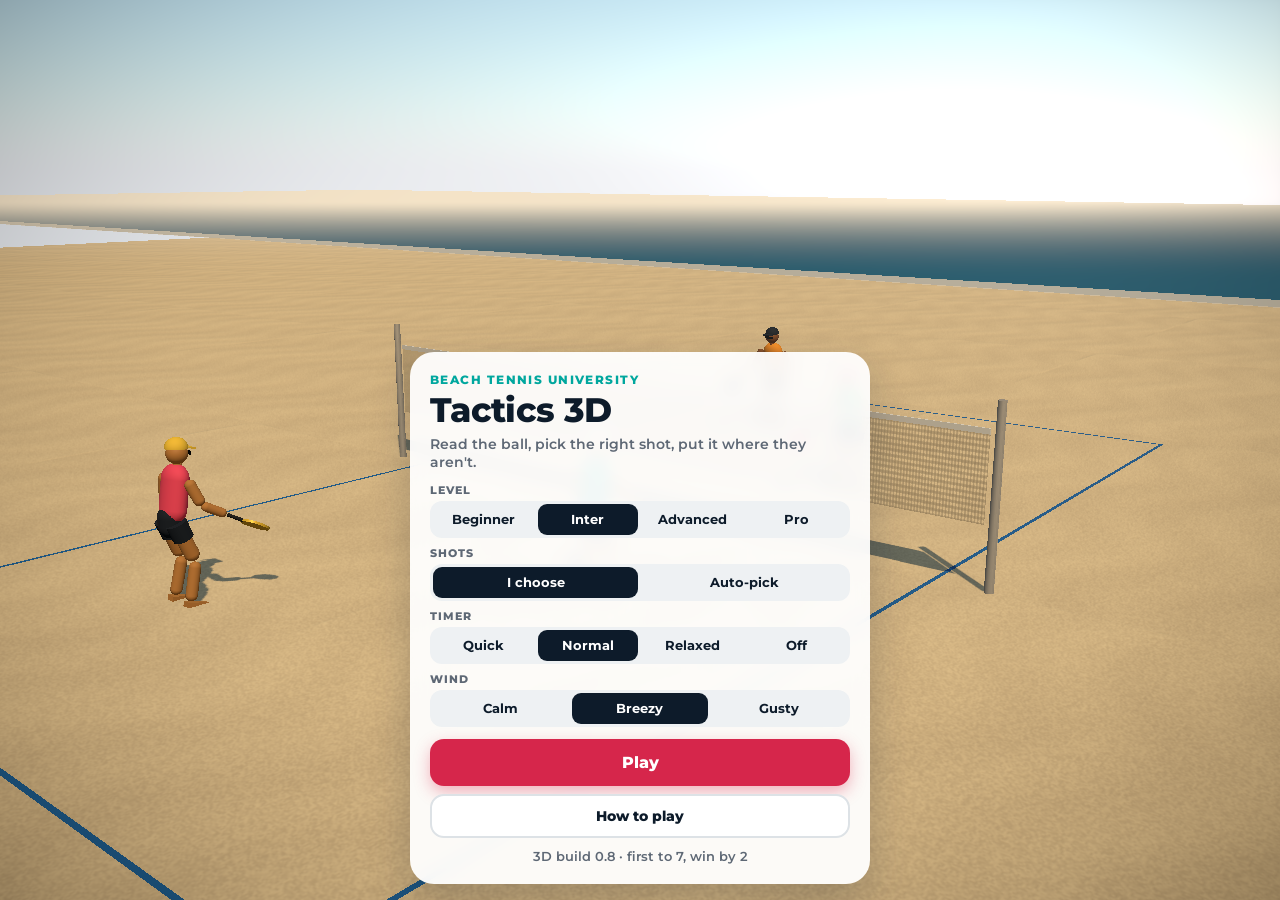
<file: UPLOAD-1 (app + 3D game)/play3d/index.html>
<!doctype html>
<html lang="en">
  <head>
    <meta charset="UTF-8" />
    <meta name="viewport" content="width=device-width, initial-scale=1, viewport-fit=cover, user-scalable=no" />
    <meta name="theme-color" content="#0D1B2A" />
    <title>Beach Tennis University 3D</title>
    <link rel="preconnect" href="https://fonts.googleapis.com" />
    <link href="https://fonts.googleapis.com/css2?family=Montserrat:wght@400;500;600;700;800&display=swap" rel="stylesheet" />
    <script type="module" crossorigin src="./assets/index-CBXGhmuo.js"></script>
    <link rel="stylesheet" crossorigin href="./assets/index-CuA8TDXt.css">
  </head>
  <body>
    <div id="root"></div>
  </body>
</html>
</file>
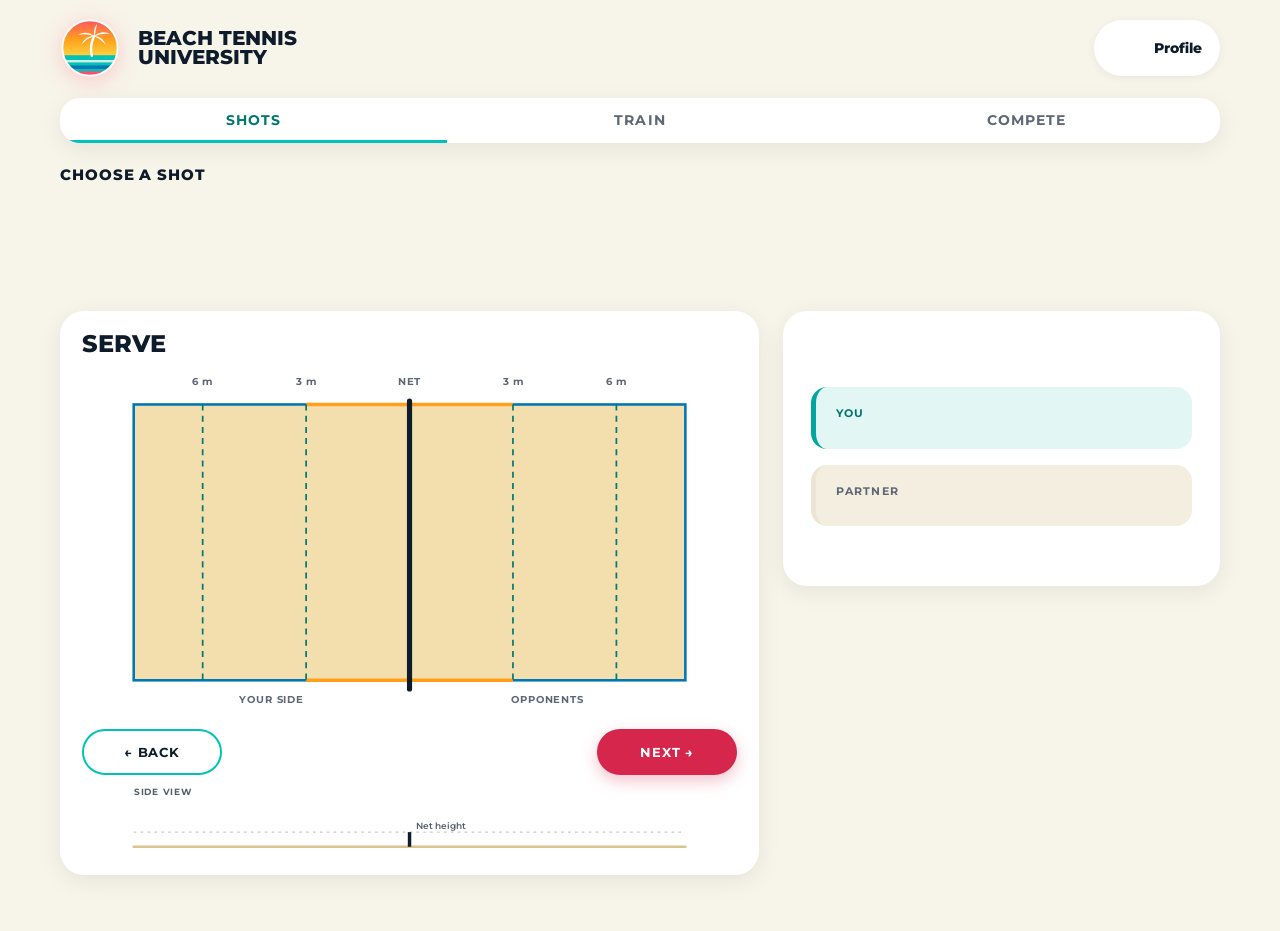
<file: index (2).html>
<!doctype html>
<html lang="en">
<head>
<meta charset="utf-8">
<meta name="viewport" content="width=device-width, initial-scale=1, viewport-fit=cover">
<title>Beach Tennis University</title>
<meta name="description" content="Learn beach tennis tactics: every shot, when to play it, and where both players move, with animated top-down court diagrams.">
<meta name="theme-color" content="#0077B6">
<meta property="og:title" content="Beach Tennis University">
<meta property="og:description" content="Every beach tennis shot, when to play it, and where both players move. Learn. Play. Win.">
<meta property="og:type" content="website">
<link rel="icon" href="favicon.svg" type="image/svg+xml">
<link rel="preconnect" href="https://fonts.googleapis.com">
<link rel="preconnect" href="https://fonts.gstatic.com" crossorigin>
<link rel="stylesheet" href="https://fonts.googleapis.com/css2?family=Montserrat:wght@400;500;600;700;800&display=swap">
<link rel="stylesheet" href="styles.css">
</head>
<body>
<div class="wrap">
  <header class="top">
    <div class="brand">
      <svg class="logo" viewBox="0 0 100 100" aria-hidden="true">
        <defs>
          <linearGradient id="lg-sun" x1="0" y1="0" x2="0" y2="1"><stop offset="0" stop-color="#FF4D6D"/><stop offset=".55" stop-color="#FF9F1C"/><stop offset="1" stop-color="#FFD23F"/></linearGradient>
          <clipPath id="lg-disc"><circle cx="50" cy="50" r="46"/></clipPath>
        </defs>
        <g clip-path="url(#lg-disc)">
          <rect width="100" height="64" fill="url(#lg-sun)"/>
          <rect y="62" width="100" height="40" fill="#00C2B8"/>
          <rect y="70" width="100" height="4" fill="#F7F4E9" opacity=".85"/>
          <rect y="79" width="100" height="6" fill="#0077B6"/>
          <rect y="89" width="100" height="12" fill="#FF4D6D"/>
        </g>
        <path d="M53 63 Q49 46 57 30" fill="none" stroke="#FFFFFF" stroke-width="4" stroke-linecap="round"/>
        <path d="M57 30 Q45 20 30 28 Q45 25 57 31Z" fill="#FFFFFF"/>
        <path d="M57 30 Q70 19 84 27 Q69 24 57 31Z" fill="#FFFFFF"/>
        <path d="M57 30 Q42 30 36 44 Q46 33 57 31Z" fill="#FFFFFF"/>
        <path d="M57 30 Q72 31 76 45 Q67 34 57 31Z" fill="#FFFFFF"/>
        <path d="M57 30 Q55 17 62 10 Q59 20 58 30Z" fill="#FFFFFF"/>
        <circle cx="50" cy="50" r="46" fill="none" stroke="#FFFFFF" stroke-width="3"/>
      </svg>
      <div>
        <h1><span>Beach Tennis</span><span>University</span></h1>
        <div class="tag">Learn. Play. Win.</div>
      </div>
    </div>
    <button class="prof-btn" id="prof-btn" aria-haspopup="dialog" aria-controls="profile"><span class="pe" id="pb-emoji" aria-hidden="true"></span><span class="pn"><b id="pb-name">Profile</b><small id="pb-level"></small></span></button>
  </header>

  <nav class="tabs" role="tablist">
    <button id="tab-shots" role="tab" aria-selected="true" data-tab="shots">Shots</button>
    <button id="tab-pick" role="tab" aria-selected="false" data-tab="pick">Train</button>
    <button id="tab-compete" role="tab" aria-selected="false" data-tab="compete">Compete</button>
  </nav>

  <section id="selector">
    <h2 class="sec" id="sel-title">Choose a shot</h2>
    <nav class="list" id="list" aria-label="Choose"></nav>
    <h2 class="sec sec2" id="sel2-title" hidden></h2>
    <nav class="list" id="list2" aria-label="More" hidden></nav>
  </section>

  <div class="main">
    <section class="card-w court-card" aria-live="polite">
      <div class="score" id="score" hidden></div>
      <div class="csit" id="csit" hidden></div>
      <p class="vh" id="c-sr" aria-live="polite"></p>
      <div class="c-head">
        <h2 id="title">Serve</h2>
        <span class="cat" id="cat"></span>
        <button class="lvl-chip" id="lvl-chip" hidden></button>
        <div class="wind" id="wind-ctl"><span>Wind</span><svg id="wdial" viewBox="0 0 64 64" tabindex="0" role="slider" aria-label="Wind direction. Drag or use the arrow keys" aria-valuemin="0" aria-valuemax="359"></svg><div class="seg" id="seg-wind"><button data-v="calm" aria-pressed="true">Calm</button><button data-v="breezy" aria-pressed="false">Breezy</button><button data-v="gusty" aria-pressed="false">Gusty</button></div></div>
      </div>
      <div class="court-box">
        <div class="ctimer" id="ctimer" hidden><i id="ctbar"></i></div>
        <div class="shout" id="shout" aria-hidden="true"></div>
        <button class="btn primary retgo" id="retgo" hidden>Play your return &#8594;</button>
        <div class="hgauge" id="hgauge" hidden><svg viewBox="0 0 64 200" role="img" aria-label="Height of the ball when you hit it"><title>Contact height</title>
          <rect x="0" y="0" width="64" height="200" rx="12" fill="#0D1B2A" fill-opacity="0.88"/>
          <rect class="hb hb-high" x="6" y="22" width="52" height="54" rx="6" fill="#FF4D6D" fill-opacity="0.22"/>
          <rect class="hb hb-med" x="6" y="76" width="52" height="40" rx="0" fill="#FF9F1C" fill-opacity="0.22"/>
          <rect class="hb hb-low" x="6" y="116" width="52" height="62" rx="6" fill="#00C2B8" fill-opacity="0.22"/>
          <line x1="4" y1="178" x2="60" y2="178" stroke="#E8D6AE" stroke-width="4" stroke-linecap="round"/>
          <line x1="10" y1="116" x2="10" y2="178" stroke="#F7F4E9" stroke-width="2"/><line x1="54" y1="116" x2="54" y2="178" stroke="#F7F4E9" stroke-width="2"/>
          <line x1="10" y1="116" x2="54" y2="116" stroke="#F7F4E9" stroke-width="3"/><path d="M10 124H54M10 134H54M10 144H54M10 154H54M10 164H54M18 116V178M26 116V178M34 116V178M42 116V178" stroke="#F7F4E9" stroke-opacity="0.25" stroke-width="1"/>
          <text x="32" y="15" text-anchor="middle" fill="#F7F4E9" style="font:800 9px Montserrat,sans-serif;letter-spacing:.08em">HEIGHT</text>
          <text class="hl hl-high" x="32" y="52" text-anchor="middle" style="font:800 10px Montserrat,sans-serif">HIGH</text>
          <text class="hl hl-med" x="32" y="100" text-anchor="middle" style="font:800 10px Montserrat,sans-serif">MID</text>
          <text class="hl hl-low" x="32" y="152" text-anchor="middle" style="font:800 10px Montserrat,sans-serif">LOW</text>
          <text x="32" y="194" text-anchor="middle" fill="#F7F4E9" fill-opacity="0.7" style="font:700 8px Montserrat,sans-serif">NET 1.7 m</text>
          <g id="hg-ball"><circle r="9" fill="#DDF02B" stroke="#9C9A12" stroke-width="1"/><path d="M0 -9C-8 -3 8 3 0 9A9 9 0 0 0 0 -9Z" fill="#FF5A1F"/></g>
        </svg></div>
        <div class="cmd" id="cmd" hidden aria-live="polite"></div>
        <div class="cwind" id="cwind" hidden></div>
        <div class="svpop fbpop" id="fbpop" hidden role="dialog" aria-label="Feedback"></div>
        <button class="svtab fbtab" id="fbtab" hidden aria-label="Open feedback"></button>
        <div class="svpop trpop" id="trsit" hidden role="dialog" aria-label="Real situations"></div>
        <div class="svpop trpop" id="trball" hidden role="dialog" aria-label="Describe the ball"></div>
        <button class="svtab trtab" id="trsit-tab" hidden aria-label="Open real situations"></button>
        <button class="svtab trtab trtab2" id="trball-tab" hidden aria-label="Open describe the ball"></button>
        <div class="svpop" id="svpop" hidden role="dialog" aria-label="Serve settings"></div>
        <button class="svtab" id="svtab" hidden aria-label="Open serve settings"></button>
        <svg id="court" viewBox="0 0 760 400" role="img" aria-labelledby="court-t">
          <title id="court-t">Top-down beach tennis court showing player positions and the ball</title>
          <defs>
            <marker id="ar-you" viewBox="0 0 10 10" refX="8" refY="5" markerWidth="5" markerHeight="5" orient="auto"><path d="M1 1L9 5L1 9z" fill="#00A79E"/></marker>
            <marker id="ar-opp" viewBox="0 0 10 10" refX="8" refY="5" markerWidth="5" markerHeight="5" orient="auto"><path d="M1 1L9 5L1 9z" fill="#E2365A"/></marker>
          </defs>
          <g id="world">
          <g id="g-court"></g>
          <g id="g-zones"></g>
          <g id="g-grid"></g>
          <g id="g-lines"></g>
          <g id="g-moves"></g>
          <g id="g-trail"></g>
          <g id="g-players"></g>
          <g id="g-wind"></g>
          <g id="g-ball"></g>
          </g>
        </svg>
      </div>
      <div class="controls" id="ctrls">
        <button class="btn" id="prev" aria-label="Previous step">&#8592; Back</button>
        <div class="mid">
          <div class="dots" id="dots"></div>
          <div class="mini" hidden>
            <button class="btn soft" id="replay">Replay</button>
            <button class="btn soft" id="play">Play all</button>
          </div>
        </div>
        <button class="btn primary" id="next" aria-label="Next step">Next &#8594;</button>
      </div>
      <svg id="side" viewBox="0 0 760 84" role="img" aria-label="Side view of the ball height compared with the net"></svg>
      <div class="mcap" id="mcap"><span id="mcap-k"></span><b id="mcap-t"></b><p id="mcap-s"></p><a href="#stepbox">More detail &#8595;</a></div>
      <div class="legend" id="legend"></div>
      <section class="result" id="result" hidden>
        <div class="call" id="call">
          <span class="kicker">Your call</span>
          <h3>What would you play?</h3>
          <p class="hint" id="call-hint">Tap a shot in the row above, then pick where you'd aim it.</p>
          <div class="call-btns" id="call-btns" hidden></div>
          <div class="step2" id="aim-step" hidden><b>Now pick where you'd aim it</b>
            <div class="aim-grid" id="aim-grid" role="group" aria-label="Where to aim on the opponents' side"></div></div>
        </div>
        <div id="reveal" hidden>
          <div class="verdict" id="verdict"></div>
          <div class="res-top"><div><span class="kicker">Guto plays</span><h3 id="r-shot"></h3></div><div style="display:flex;gap:8px;flex-wrap:wrap"><button class="shotchip" id="r-watch" hidden>Watch the point</button><button class="shotchip" id="r-open">See the shot</button></div></div>
          <p class="say" id="r-why"></p>
          <div class="cards">
            <div class="card"><b><i style="background:var(--shotc,var(--fg))"></i>Aim</b><span id="r-target"></span></div>
            <div class="card"><b><i style="background:var(--shotc,var(--fg))"></i>Opponents</b><span id="r-form"></span></div>
            <div class="card"><b><i style="background:var(--shotc,var(--fg))"></i>Other option</b><span id="r-backup"></span></div>
          </div>
          <div class="jobs">
            <div class="job you"><b>Then you</b><span id="r-you"></span></div>
            <div class="job partner"><b>Your partner</b><span id="r-partner"></span></div>
          </div>
        </div>
      </section>
  <div class="cards tips" id="cards" hidden>
    <div class="card"><b><i style="background:var(--shotc,var(--fg))"></i>When to play it</b><ul class="bl" id="c-when"></ul></div>
    <div class="card"><b><i style="background:var(--shotc,var(--fg))"></i>Aim</b><ul class="bl" id="c-aim"></ul></div>
    <div class="card"><b><i style="background:var(--shotc,var(--fg))"></i>Avoid</b><ul class="bl" id="c-avoid"></ul></div>
    <div class="card" id="c-windc"><b><i style="background:var(--shotc,var(--fg))"></i>In the wind</b><ul class="bl" id="c-wind"></ul></div>
  </div>
    </section>

    <aside class="card-w panel">
      <div class="cpanel" id="cpanel" hidden></div>
      <div class="step" id="stepbox">
        <span class="kicker" id="step-k"></span>
        <h3 id="step-title"></h3>
        <div class="iara"><span class="av" aria-hidden="true">G</span><div class="iara-b"><b>Coach Guto</b><p class="say" id="say"></p></div></div>
        <p class="lvl-note" id="lvl-note" hidden></p>
        <p class="windtip" id="windtip" hidden></p>
        <div class="outro" id="outro" hidden><b>Point.</b> <span id="outro-t"></span></div>
        <ol class="zlist" id="say-list" hidden></ol>
        <figure class="illus" id="say-img" hidden></figure>
        <p class="say" id="say-after" hidden></p>
        <button class="shotchip" id="shotchip" hidden></button>
        <div class="options" id="options" hidden><b id="ask"></b><div class="opt-btns" id="opt-btns"></div></div>
        <div class="jobs" id="jobs">
          <div class="job you"><b id="you-label">You</b><span id="you-text"></span></div>
          <div class="job partner"><b>Partner</b><span id="partner-text"></span></div>
        </div>
        <p class="note" id="note" hidden></p>
      </div>

      <div id="pk-home"></div>
      <div class="picker" id="picker" hidden>
        <span class="kicker">Describe the ball</span>
        <div class="pgroup"><span>The ball comes to my</span><div class="seg" id="pk-side"><button id="pk-side-bh" data-v="bh">Backhand</button><button id="pk-side-body" data-v="body">Body</button><button id="pk-side-fh" data-v="fh">Forehand</button></div></div>
        <div class="pgroup"><span>I'm standing</span><div class="seg" id="pk-depth"><button id="pk-depth-front" data-v="front">Inside 3 m</button><button id="pk-depth-mid" data-v="mid">3–6 m</button><button id="pk-depth-back" data-v="back">6–8 m</button></div></div>
        <div class="pgroup"><span>Ball speed</span><div class="seg" id="pk-speed"><button id="pk-speed-fast" data-v="fast">Fast</button><button id="pk-speed-med" data-v="med">Medium</button><button id="pk-speed-slow" data-v="slow">Slow</button></div></div>
        <div class="pgroup"><span>Height when I hit it</span><div class="hbody"><img class="hfig" id="pk-hfig" src="poses/a01-push.webp" alt="" decoding="async"><div class="hbands" id="pk-height" role="group" aria-label="Height when I hit it"></div></div></div>
        <div class="pgroup"><span>Opponents</span><p class="hint">Drag the opponents on the court to place them.</p><b id="pk-next" hidden></b></div>
      </div>
    </aside>
  </div>

  <div class="cards tips m-only" id="cards-m" hidden>
    <div class="card"><b><i style="background:var(--shotc,var(--fg))"></i>When to play it</b><ul class="bl" id="m-when"></ul></div>
    <div class="card"><b><i style="background:var(--shotc,var(--fg))"></i>Aim</b><ul class="bl" id="m-aim"></ul></div>
    <div class="card"><b><i style="background:var(--shotc,var(--fg))"></i>Avoid</b><ul class="bl" id="m-avoid"></ul></div>
    <div class="card" id="m-windc"><b><i style="background:var(--shotc,var(--fg))"></i>In the wind</b><ul class="bl" id="m-wind"></ul></div>
  </div>


</div>
<div class="welcome" id="welcome" hidden role="dialog" aria-modal="true" aria-labelledby="w-title">
  <div class="welcome-card">
    <span class="kicker">Welcome</span>
    <h2 id="w-title">Let's set up your court</h2>
    <div class="pgroup"><span>Pick your player</span><div class="emojis" id="w-emo" role="radiogroup" aria-label="Your player"></div></div>
    <div class="pgroup"><span>Your level</span><div class="seg lv4" id="w-level"><button data-v="beginner" aria-pressed="true">Beginner</button><button data-v="intermediate" aria-pressed="false">Intermediate</button><button data-v="advanced" aria-pressed="false">Advanced</button><button data-v="pro" aria-pressed="false">Pro</button></div></div>
    <div class="pgroup"><span>Which side do you play?</span><div class="seg" id="w-side"><button data-v="L" aria-pressed="true">Left</button><button data-v="R" aria-pressed="false">Right</button></div></div>
    <div class="pgroup"><span>How do you play?</span><div class="seg" id="w-rules"><button data-v="open" aria-pressed="true">Women's &amp; mixed</button><button data-v="men" aria-pressed="false">Men's open &amp; ITF</button></div></div>
    <button class="btn primary" id="w-go">Start learning &#8594;</button>
    <button class="btn soft" id="w-skip">Skip</button>
  </div>
</div>
<div class="welcome" id="profile" hidden role="dialog" aria-modal="true" aria-labelledby="p-title">
  <div class="welcome-card prof-card">
    <div class="prof-head"><span class="pe big" id="p-big" aria-hidden="true"></span><div><span class="kicker">Your account</span><h2 id="p-title">Profile</h2></div><button class="px" id="p-close" aria-label="Close">&times;</button></div>
    <div class="ptabs" role="tablist">
      <button role="tab" id="pt-b-profile" aria-selected="true" data-p="profile">Profile</button>
      <button role="tab" id="pt-b-password" aria-selected="false" data-p="password">Password</button>
      <button role="tab" id="pt-b-notify" aria-selected="false" data-p="notify">Notifications</button>
    </div>
    <section class="psec" id="pt-profile">
      <label class="fld"><span>Name</span><input id="p-name" maxlength="24" autocomplete="nickname" placeholder="What should Guto call you?"></label>
      <div class="pgroup"><span>Your player</span><div class="emojis" id="p-emo" role="radiogroup" aria-label="Your player"></div></div>
      <div class="pgroup"><span>Your partner</span><div class="emojis" id="p-emo2" role="radiogroup" aria-label="Your partner"></div></div>
      <div class="pgroup"><span>Level</span><div class="seg lv4" id="seg-level"><button data-v="beginner" aria-pressed="true">Beginner</button><button data-v="intermediate" aria-pressed="false">Intermediate</button><button data-v="advanced" aria-pressed="false">Advanced</button><button data-v="pro" aria-pressed="false">Pro</button></div><p class="hint" id="lvl-hint"></p></div>
      <div class="pgroup"><span>I play</span><div class="seg" id="seg-side"><button id="side-L" data-v="L" aria-pressed="true">Left</button><button id="side-R" data-v="R" aria-pressed="false">Right</button></div></div>
      <div class="pgroup"><span>Playing hand</span><div class="seg" id="seg-hand"><button data-v="R" aria-pressed="true">Right</button><button data-v="L" aria-pressed="false">Left</button></div></div>
      <div class="pgroup"><span>Rules</span><div class="seg" id="seg-rules"><button id="rules-men" data-v="men" aria-pressed="true">Men's open &amp; ITF</button><button id="rules-open" data-v="open" aria-pressed="false">Women's &amp; mixed</button></div></div>
    </section>
    <section class="psec" id="pt-password" hidden>
      <label class="fld"><span>Email</span><input type="email" id="pw-email" autocomplete="username"></label>
      <label class="fld"><span>Current password</span><input type="password" id="pw-cur" autocomplete="current-password"></label>
      <label class="fld"><span>New password</span><input type="password" id="pw-new" autocomplete="new-password" aria-describedby="pw-rule"></label>
      <label class="fld"><span>Confirm new password</span><input type="password" id="pw-conf" autocomplete="new-password"></label>
      <p class="hint" id="pw-rule">At least 8 characters, including a number.</p>
      <button class="btn primary" id="pw-save">Update password</button>
      <p class="pmsg" id="pw-msg" role="status"></p>
    </section>
    <section class="psec" id="pt-notify" hidden>
      <label class="tgl"><input type="checkbox" id="n-content"><span><b>New lessons and content</b><small>New shots, drills and videos as they land</small></span></label>
      <label class="tgl"><input type="checkbox" id="n-tips"><span><b>Weekly tip from Coach Guto</b><small>One tactic to try at your next session</small></span></label>
      <label class="tgl"><input type="checkbox" id="n-vibe"><span><b>Vibration</b><small>A short buzz when you pick and when a point ends</small></span></label>
      <label class="tgl"><input type="checkbox" id="n-compete"><span><b>Sand Series</b><small>New opponents and challenges</small></span></label>
      <label class="fld"><span>Send updates to</span><input type="email" id="n-email" autocomplete="email" placeholder="you@example.com"></label>
      <button class="btn" id="n-device">Also notify me on this device</button>
      <p class="pmsg" id="n-msg" role="status"></p>
    </section>
    <button class="btn primary" id="p-done">Done</button>
  </div>
</div>
<div class="rotate" aria-hidden="true"><div><span>&#10227;</span><b>Turn your phone upright</b><p>The court is built for portrait.</p></div></div>
<div class="stripe" aria-hidden="true"><i></i><i></i><i></i><i></i><i></i><i></i><i></i></div>
<script src="app.js"></script>
</body>
</html>
</file>
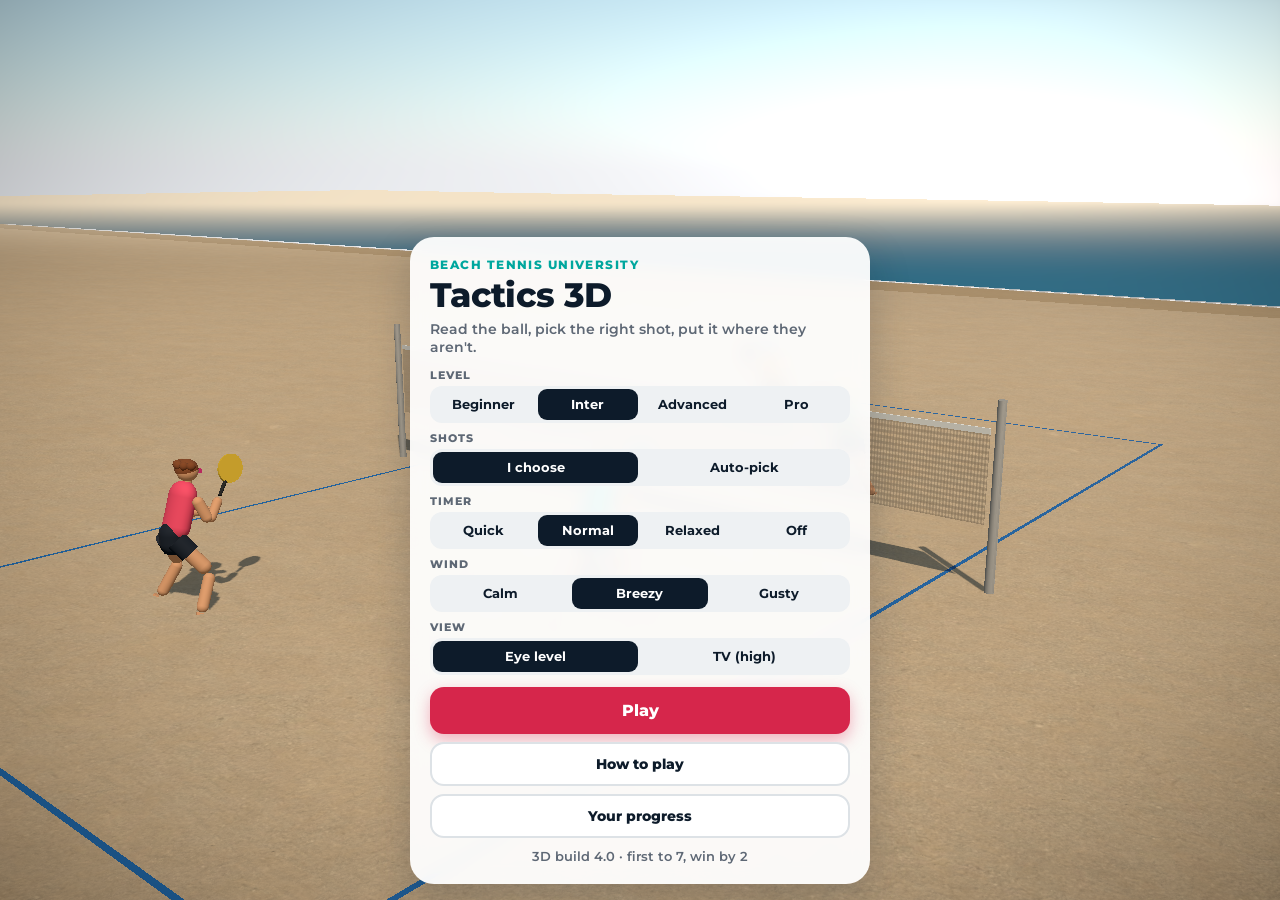
<file: play3d (1).html>
<!doctype html>
<html lang="en">
  <head>
    <meta charset="UTF-8" />
    <meta name="viewport" content="width=device-width, initial-scale=1, viewport-fit=cover, user-scalable=no" />
    <meta name="theme-color" content="#0D1B2A" />
    <title>Beach Tennis University 3D</title>
    <link rel="preconnect" href="https://fonts.googleapis.com" />
    <link href="https://fonts.googleapis.com/css2?family=Montserrat:wght@400;500;600;700;800&display=swap" rel="stylesheet" />
    <script type="module" crossorigin src="./play3d.js?v=202611241424"></script>
    <link rel="stylesheet" crossorigin href="./play3d.css?v=202611241424">
  </head>
  <body>
    <div id="root"></div>
  </body>
</html>
</file>
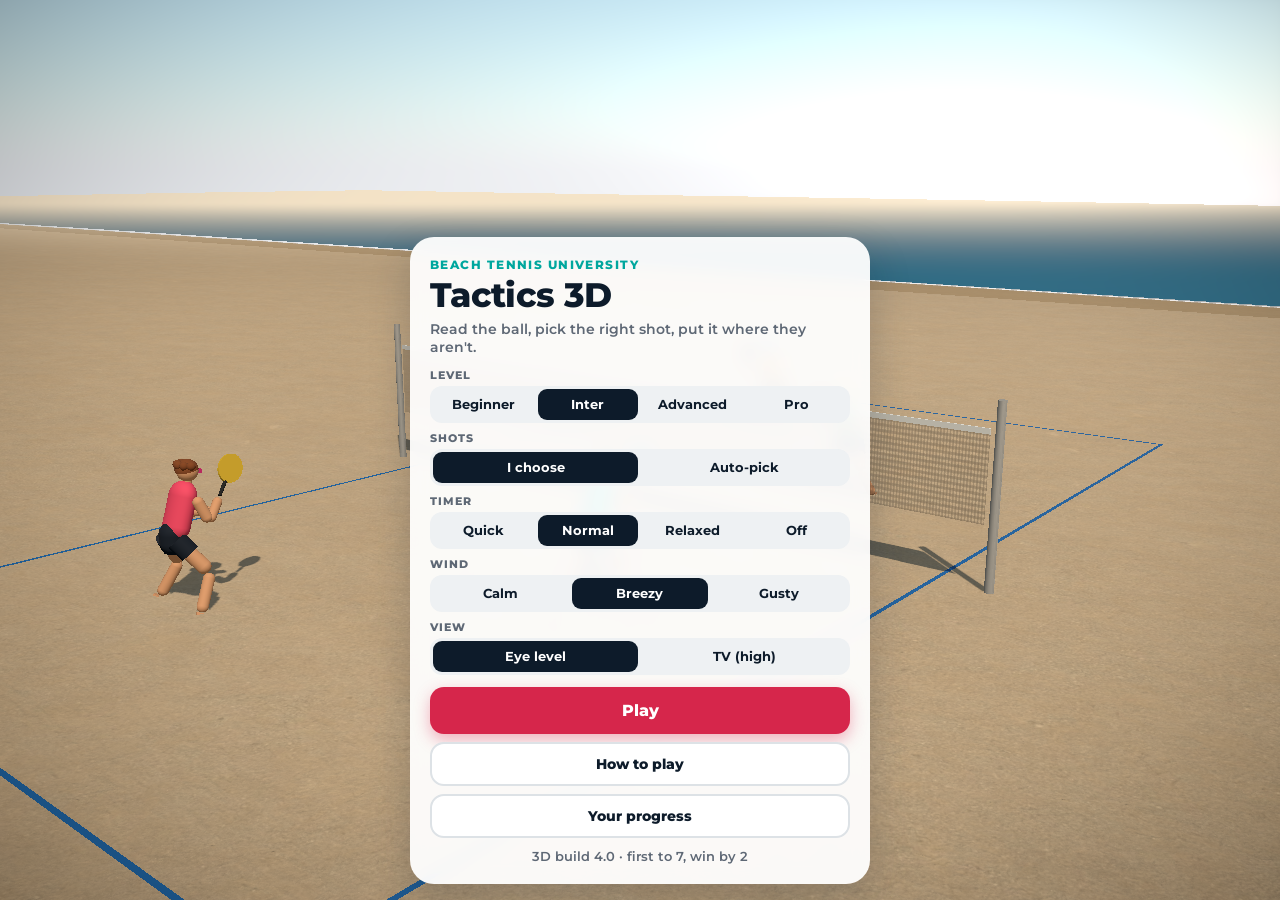
<file: play3d.html>
<!doctype html>
<html lang="en">
  <head>
    <meta charset="UTF-8" />
    <meta name="viewport" content="width=device-width, initial-scale=1, viewport-fit=cover, user-scalable=no" />
    <meta name="theme-color" content="#0D1B2A" />
    <title>Beach Tennis University 3D</title>
    <link rel="preconnect" href="https://fonts.googleapis.com" />
    <link href="https://fonts.googleapis.com/css2?family=Montserrat:wght@400;500;600;700;800&display=swap" rel="stylesheet" />
    <script type="module" crossorigin src="./play3d.js?v=4.0"></script>
    <link rel="stylesheet" crossorigin href="./play3d.css?v=4.0">
  </head>
  <body>
    <div id="root"></div>
  </body>
</html>
</file>
<file: UPLOAD-1 (app + 3D game)/play3d/assets/index-CuA8TDXt.css>
:root{--coral:#ff4d6d;--coral-btn:#d6264b;--mango:#ff9f1c;--sun:#ffd23f;--turq:#00c2b8;--ocean:#0077b6;--navy:#0d1b2a;--palm:#2ecc71;--accent:#00a79e;--muted:#5e6875;--sand:#f6e7cb;--font:"Montserrat", system-ui, -apple-system, sans-serif}*{box-sizing:border-box;-webkit-tap-highlight-color:transparent}html,body,#root,.app{background:var(--sand);width:100%;height:100%;font-family:var(--font);color:var(--navy);touch-action:none;margin:0;overflow:hidden}canvas{display:block}button{font-family:var(--font);cursor:pointer}.lobby{padding:16px;padding-bottom:max(16px, env(safe-area-inset-bottom));-webkit-overflow-scrolling:touch;pointer-events:none;touch-action:pan-y;flex-direction:column;align-items:center;display:flex;position:fixed;inset:0;overflow-y:auto}.lobby .card{pointer-events:auto;-webkit-backdrop-filter:blur(8px);backdrop-filter:blur(8px);background:#fffffff0;border-radius:24px;flex:none;width:min(460px,100%);margin-top:auto;padding:20px;box-shadow:0 16px 40px #0d1b2a38}.kicker{font:800 12px var(--font);letter-spacing:.12em;text-transform:uppercase;color:var(--accent);margin:0}.lobby h1{font:800 34px var(--font);letter-spacing:-.02em;margin:2px 0 4px}.sub{color:var(--muted);margin:0 0 12px;font-size:14px;font-weight:600}.build{color:var(--muted);text-align:center;margin-top:10px;font-weight:600;display:block}.seg{margin:8px 0}.seg>span{font:800 11px var(--font);letter-spacing:.08em;text-transform:uppercase;color:var(--muted);margin-bottom:4px;display:block}.seg>div{background:#eef1f3;border-radius:12px;gap:4px;padding:3px;display:flex}.seg button{color:var(--navy);background:0 0;border:0;border-radius:9px;flex:1;padding:8px 4px;font-size:12.5px;font-weight:700}.seg button[aria-pressed=true]{background:var(--navy);color:#fff}.cta{background:var(--coral-btn);color:#fff;width:100%;font:800 16px var(--font);border:0;border-radius:14px;margin-top:12px;padding:14px;display:block;box-shadow:0 6px 16px #d6264b59}.ghost{width:100%;font:800 14px var(--font);color:var(--navy);background:#fff;border:2px solid #dde2e6;border-radius:14px;margin-top:8px;padding:11px;display:block}.hud{pointer-events:none;z-index:20;position:fixed;inset:0}.hud>*{pointer-events:auto}.top{top:max(10px, env(safe-area-inset-top));background:var(--navy);color:#fff;border-radius:20px;justify-content:space-between;align-items:center;padding:8px 10px;display:flex;position:absolute;left:10px;right:10px;box-shadow:0 8px 20px #0d1b2a40}.ic{color:#fff;background:#ffffff1f;border:0;border-radius:50%;width:38px;height:38px;font-size:18px}.score{text-transform:uppercase;letter-spacing:.08em;align-items:center;gap:10px;font-size:12px;font-weight:700;display:flex}.score b{font:800 30px var(--font);letter-spacing:0}.score em{opacity:.5;font-size:22px;font-style:normal}.score .you{color:var(--sun)}.clock{top:calc(max(10px, env(safe-area-inset-top)) + 64px);pointer-events:none;background:#0d1b2a1f;border-radius:4px;height:6px;position:absolute;left:16px;right:16px;overflow:hidden}.clock i{background:linear-gradient(90deg, var(--palm), var(--sun), var(--mango), var(--coral));border-radius:4px;height:100%;display:block}.prompt{top:calc(max(10px, env(safe-area-inset-top)) + 78px);white-space:nowrap;pointer-events:none;background:#ffffffeb;border-radius:999px;align-items:center;gap:8px;max-width:calc(100% - 24px);padding:6px 14px 6px 6px;font-size:13px;font-weight:800;display:flex;position:absolute;left:50%;transform:translate(-50%);box-shadow:0 4px 12px #0d1b2a1f}.prompt:not(:has(.phase)){padding-left:14px}.prompt>span:last-child{text-overflow:ellipsis;overflow:hidden}.phase{color:#fff;letter-spacing:.08em;background:var(--coral-btn);border-radius:999px;padding:4px 10px;font-size:11px}.ph-SHOT,.ph-SERVE{background:var(--coral-btn)}.ph-RETURN{background:var(--palm)}.ph-PARTNER{background:var(--accent)}.hint{bottom:max(18px, env(safe-area-inset-bottom));background:var(--navy);color:#fff;white-space:nowrap;pointer-events:none;border-radius:14px;margin:0;padding:10px 14px;font-size:13px;font-weight:700;position:absolute;left:50%;transform:translate(-50%)}.wind{right:12px;top:calc(max(10px, env(safe-area-inset-top)) + 118px);pointer-events:none;background:#ffffffeb;border-radius:999px;align-items:center;gap:4px;padding:5px 10px 5px 6px;font-size:11px;font-weight:800;display:flex;position:absolute}.wind svg{width:20px;height:20px}.pop-menu{top:calc(max(10px, env(safe-area-inset-top)) + 64px);z-index:40;background:#fff;border-radius:20px;width:min(400px,100% - 20px);padding:14px;position:absolute;left:10px;box-shadow:0 16px 40px #0d1b2a40}.rail{left:10px;top:calc(max(10px, env(safe-area-inset-top)) + 120px);z-index:30;gap:5px;display:grid;position:absolute}.rail button{background:#fffffff0;border:0;border-radius:13px;justify-items:center;gap:1px;width:58px;padding:3px 0;display:grid;position:relative;box-shadow:0 3px 10px #0d1b2a24}.rail .si{border-radius:50%;place-items:center;width:32px;height:32px;display:grid}.rail .si svg{width:17px;height:17px}.rail small{font:700 10px var(--font);color:var(--navy)}.rail button:disabled{opacity:.35;filter:grayscale(.6);box-shadow:none;cursor:default}.rail button[aria-pressed=true]{box-shadow:0 0 0 3px var(--turq), 0 4px 12px #00c2b859;background:#e3f8f6;transform:scale(1.05)}.rail button[aria-pressed=true] small{color:#00776f;font-weight:800}.rail button.pk-x{box-shadow:none;opacity:1;filter:none;background:#e9ecef;transform:none}.rail button.pk-x .si,.rail button.pk-x small{filter:grayscale();opacity:.45}.rail button.pk-x:after{content:"✕";font:800 32px var(--font);color:var(--coral-btn);text-shadow:0 0 3px #fff;place-items:center;display:grid;position:absolute;inset:0}.rail button.pk-ok{box-shadow:0 0 0 3px var(--palm), 0 4px 12px #2ecc7166;opacity:1;filter:none;background:#e8f9ef}.rail button.pk-ok:after{content:"✓";background:var(--palm);color:#fff;width:22px;height:22px;font:800 14px var(--font);border-radius:50%;place-items:center;display:grid;position:absolute;top:-7px;right:-7px;box-shadow:0 0 0 2px #fff}.result{z-index:35;left:10px;right:10px;bottom:max(10px, env(safe-area-inset-bottom));border-left:6px solid var(--coral);background:#fff;border-radius:20px;max-width:520px;margin:0 auto;padding:14px 16px;position:absolute;box-shadow:0 16px 40px #0d1b2a38}.result.w{border-left-color:var(--palm)}.result b{font:800 22px var(--font)}.result p{color:#2a3542;margin:4px 0 0;font-size:14px;font-weight:600;line-height:1.35}.result .row{gap:8px;display:flex}.result .row .ghost,.result .row .cta{margin-top:12px}.result .row .ghost{width:34%}.race{gap:5px;margin-top:10px;display:grid}.race span{background:#f3eee4;border-radius:8px;padding:5px 10px;font-size:12.5px;font-weight:800;display:block;position:relative;overflow:hidden}.race i{z-index:-1;background:#bdebe7;position:absolute;inset:0 auto 0 0}.race span.late i{background:#ffd0d8}.race span{isolation:isolate}.tapLabel{font:800 15px var(--font);color:var(--navy);letter-spacing:.05em;-webkit-user-select:none;user-select:none}.pop{color:#fff;font:800 13px var(--font);white-space:nowrap;border-radius:999px;padding:4px 10px;animation:1.5s ease-out forwards popUp;box-shadow:0 4px 10px #0003}@keyframes popUp{0%{opacity:0;transform:translateY(6px)}15%{opacity:1;transform:none}80%{opacity:1}to{opacity:0;transform:translateY(-20px)}}@media (width>=900px){.rail{top:50%;left:24px;transform:translateY(-50%)}.rail button{width:72px}.rail .si{width:38px;height:38px}}@media (width<=899px){.rail{gap:4px}.rail .si{width:30px;height:30px}}.coach{left:10px;right:10px;bottom:max(10px, env(safe-area-inset-bottom));background:var(--navy);color:#fff;pointer-events:none;z-index:25;border-radius:18px;max-width:560px;margin:0 auto;padding:12px 14px;position:absolute;box-shadow:0 10px 26px #0d1b2a4d}.coach>b{font:800 16px var(--font);color:var(--sun);display:block}.coach.go>b{color:var(--palm)}.coach p{color:#e8eef3;margin:3px 0 0;font-size:13.5px;font-weight:600;line-height:1.35}.coach p b{color:#fff}.coach em{color:var(--sun);font-style:normal;font-weight:800}.steps{gap:6px;margin:0 0 6px;padding:0;list-style:none;display:flex}.steps li{color:#9fb0bf;background:#ffffff1a;border-radius:999px;align-items:center;gap:6px;padding:4px 10px 4px 4px;font-size:12px;font-weight:800;display:flex}.steps li i{color:#fff;background:#ffffff2e;border-radius:50%;place-items:center;width:20px;height:20px;font-size:11px;font-style:normal;display:grid}.steps li.on{background:var(--coral-btn);color:#fff}.steps li.on i{color:var(--coral-btn);background:#fff}.steps li.done{color:#fff}.steps li.done i{background:var(--palm)}.rail.choosing button:not(:disabled){animation:1.2s ease-in-out infinite railPulse}@keyframes railPulse{0%,to{box-shadow:0 3px 10px #0d1b2a24}50%{box-shadow:0 0 0 3px #ffd23ff2,0 3px 10px #0d1b2a24}}@media (width<=899px){.rail button{width:56px}.rail small{font-size:9.5px}}.howto{z-index:60;background:#0d1b2a73;place-items:center;padding:16px;display:grid;position:fixed;inset:0}.howto .card{background:#fff;border-radius:24px;width:min(440px,100%);padding:20px;box-shadow:0 20px 50px #0d1b2a59}.howto h2{font:800 24px var(--font);margin:2px 0 12px}.howto ol{gap:12px;margin:0;padding:0;list-style:none;display:grid}.howto li{align-items:flex-start;gap:12px;display:flex}.howto .n{color:#fff;width:30px;height:30px;font:800 15px var(--font);border-radius:50%;flex:none;place-items:center;display:grid}.howto li b{font:800 15px var(--font)}.howto li p{color:#3a4653;margin:2px 0 0;font-size:13.5px;font-weight:600;line-height:1.35}.howto .small{color:var(--muted);margin:12px 0 0;font-size:12.5px;font-weight:600}.coach.top{bottom:auto;top:calc(max(10px, env(safe-area-inset-top)) + 122px);padding:9px 12px;left:84px;right:12px}.coach.top p{font-size:12.5px}@media (width>=900px){.coach.top{width:480px;left:50%;right:auto;transform:translate(-50%)}}@media (height<=760px) and (width<=899px){.rail{top:calc(max(10px, env(safe-area-inset-top)) + 112px);gap:3px}.rail button{padding:2px 0}.rail .si{width:24px;height:24px}.rail .si svg{width:14px;height:14px}.rail small{font-size:9px}.coach{padding:9px 12px}.coach p{font-size:12.5px}}.zlabel{font:800 14px var(--font);-webkit-user-select:none;user-select:none;white-space:nowrap;border-radius:999px;padding:3px 9px;box-shadow:0 2px 6px #00000026}.zlabel.hot{transform:scale(1.15)}.score .opp{text-overflow:ellipsis;white-space:nowrap;max-width:96px;overflow:hidden}.embed .lobby .kicker,.embed .lobby .sub{display:none}.embed .lobby h1{margin-bottom:6px;font-size:26px}.embed .seg{margin:6px 0}.embed .seg button{padding:7px 4px}.ph-MOVE{background:var(--ocean)}.steps li{font-size:12px}.navrow{gap:8px;display:flex}.navrow .ghost{flex:1}
</file>
<file: styles.css>
/* Beach Tennis brand sheet: sand page, white rounded cards with soft shadows, Montserrat, bold uppercase headings, round colour icons, pill buttons. */
:root{
  --coral-btn:#D6264B; --coral-ink:#C21D44; --accent-ink:#00776F; --you-ink:#00756E;
  --coral:#FF4D6D; --mango:#FF9F1C; --sun:#FFD23F; --turq:#00C2B8; --ocean:#0077B6; --sand:#F7F4E9; --navy:#0D1B2A; --palm:#2ECC71;
  --bg:#F7F4E9; --surface:#FFFFFF; --surface-2:#F3EEE0; --fg:#0D1B2A; --muted:#5E6875; --line:#ECE5D3;
  --you:#00A79E; --you-soft:#E2F6F4; --head:#0D1B2A; --accent:#00A79E; --warn:#D9304F;
  --shadow:0 6px 24px rgba(13,27,42,.07); --shadow-s:0 2px 10px rgba(13,27,42,.06);
  --font:"Montserrat",system-ui,-apple-system,"Segoe UI",sans-serif;
}
@media (prefers-color-scheme: dark){:root:not([data-theme="light"]){
  --bg:#0D1B2A; --surface:#14273A; --surface-2:#1B3248; --fg:#F7F4E9; --muted:#A9B6C4; --line:#28405A;
  --you:#2FD8CE; --you-soft:#103A3E; --head:#F7F4E9; --accent:#2FD8CE; --warn:#FF7D93;
  --accent-ink:#2FD8CE; --you-ink:#2FD8CE; --coral-ink:#FF8FA3;
  --shadow:0 6px 24px rgba(0,0,0,.25); --shadow-s:0 2px 10px rgba(0,0,0,.2); color-scheme:dark}
  :root:not([data-theme="light"]) .icon-btn .ic{box-shadow:0 0 0 2px rgba(255,255,255,.22)}}
:root[data-theme="dark"]{
  --bg:#0D1B2A; --surface:#14273A; --surface-2:#1B3248; --fg:#F7F4E9; --muted:#A9B6C4; --line:#28405A;
  --you:#2FD8CE; --you-soft:#103A3E; --head:#F7F4E9; --accent:#2FD8CE; --warn:#FF7D93;
  --accent-ink:#2FD8CE; --you-ink:#2FD8CE; --coral-ink:#FF8FA3;
  --shadow:0 6px 24px rgba(0,0,0,.25); --shadow-s:0 2px 10px rgba(0,0,0,.2); color-scheme:dark}
*{box-sizing:border-box}
html,body{margin:0}
body{background:var(--bg);color:var(--fg);font-family:var(--font);font-size:16px;line-height:1.6;
  padding:28px max(16px,env(safe-area-inset-right,0px)) 0 max(16px,env(safe-area-inset-left,0px))}
.wrap{max-width:1160px;margin:0 auto;display:flex;flex-direction:column;gap:32px;padding-bottom:56px}
[hidden]{display:none!important}

.list .glabel{width:100%;font-size:12px;font-weight:800;letter-spacing:.1em;text-transform:uppercase;color:var(--muted);margin-top:6px}
.list .glabel:first-child{margin-top:0}
.mcap{display:none}
.sec2{margin-top:22px}
#list2{min-height:0}
.score{display:grid;grid-template-columns:1fr auto 1fr;align-items:center;gap:14px;background:var(--navy);color:#F7F4E9;border-radius:18px;padding:14px 18px}
.score .team{display:flex;align-items:center;gap:10px;min-width:0}
.score .team.them{justify-content:flex-end;text-align:right}
.score .names{display:flex;flex-direction:column;min-width:0}
.score .names b{font-size:14px;font-weight:800;text-transform:uppercase;letter-spacing:.04em;white-space:nowrap;overflow:hidden;text-overflow:ellipsis}
.score .names small{font-size:11px;opacity:.75;white-space:nowrap}
.score .pts{font-size:34px;font-weight:800;font-variant-numeric:tabular-nums;letter-spacing:.04em;display:flex;align-items:center;gap:10px}
.score .pts i{font-style:normal;opacity:.5;font-size:20px}
.score .log{grid-column:1/-1;display:flex;gap:4px;justify-content:center;flex-wrap:wrap}
.score .log span{width:10px;height:10px;border-radius:50%;background:rgba(255,255,255,.18)}
.score .log span.w{background:#2ECC71}.score .log span.l{background:#FF4D6D}
.av-pair{display:flex}.av-pair svg{width:40px;height:40px;border-radius:50%;border:2px solid var(--navy);background:#fff}
.av-pair svg+svg{margin-left:-12px}
.lobby{display:grid;gap:16px;width:100%}
.hero{position:relative;overflow:hidden;background:#0D1B2A;color:#F7F4E9;border-radius:24px;padding:20px;display:grid;gap:12px;box-shadow:var(--shadow)}
.hero::before{content:"";position:absolute;inset:-40% -20% auto auto;width:70%;aspect-ratio:1;border-radius:50%;background:radial-gradient(circle,var(--acc) 0,transparent 65%);opacity:.45;pointer-events:none}
.hero>*{position:relative}
.hero-top{display:flex;justify-content:space-between;align-items:center}
.hk{font:800 11px var(--font);letter-spacing:.14em;text-transform:uppercase;color:#FFD23F}
.rating{font:900 14px var(--font);background:#FFD23F;color:#0D1B2A;border-radius:99px;padding:3px 10px}.rating::before{content:"\2605 ";}
.vs{display:grid;grid-template-columns:1fr auto 1fr;align-items:center;gap:8px}
.vside{display:grid;justify-items:center;gap:4px;text-align:center}.vside small{font:600 12px var(--font);color:#C9D2DC}
.vav{display:flex}.vav img{width:64px;height:64px;object-fit:contain}.vav img+img{margin-left:-14px}
.vsb{font:900 34px var(--font);font-style:italic;color:#FF4D6D;-webkit-text-stroke:1.5px #F7F4E9;transform:rotate(-6deg);animation:vsp 1.6s ease-in-out infinite alternate}@keyframes vsp{to{transform:rotate(-6deg) scale(1.12)}}
.pname{margin:0;font:900 30px/1.05 var(--font);text-transform:uppercase;letter-spacing:.01em}
.pfrom{margin:-6px 0 0;color:#C9D2DC;font-size:13px;font-weight:600}
.pstyle{margin:0;font-size:14px;line-height:1.5;color:#E3E8EE}
.bubble{display:flex;gap:10px;align-items:flex-end}.bubble .bav img{width:40px;height:40px;object-fit:contain}
.bubble p{margin:0;position:relative;background:#F7F4E9;color:#0D1B2A;border-radius:16px 16px 16px 4px;padding:9px 13px;font-size:14px;line-height:1.4;font-weight:600}
.bubble p b{display:block;font:800 11px var(--font);letter-spacing:.1em;text-transform:uppercase;color:#FF4D6D;margin-bottom:2px}
.chips{display:flex;flex-wrap:wrap;gap:6px}.chips span{font:700 12px var(--font);background:rgba(247,244,233,.12);border-radius:99px;padding:5px 10px}.chips .weak{background:rgba(46,204,113,.22);color:#B8F5CF}
.hero-cta{display:grid;gap:6px}.hero-cta small{color:#C9D2DC;font-size:12px;text-align:center}
.btn.big{min-height:54px;font-size:16px;width:100%}
.hero.locked .vside.them .vav img{filter:grayscale(1) brightness(.6)}
.ladder{display:grid;gap:8px}
.rung{display:grid;grid-template-columns:28px auto 1fr 20px;align-items:center;gap:10px;text-align:left;border:2px solid transparent;background:var(--surface);border-radius:16px;padding:8px 12px;box-shadow:var(--shadow-s);cursor:pointer;color:var(--fg);font:500 14px var(--font);min-height:56px}
.rung.on{border-color:var(--acc)}.rung .rn{font:900 16px var(--font);color:var(--muted)}.rung .rav{display:flex}.rung .rav img{width:36px;height:36px;object-fit:contain}.rung .rav img+img{margin-left:-10px}
.rung b{display:block;font-weight:800;text-transform:uppercase;font-size:13px}.rung small{color:var(--muted);font-size:12px}.rung .rs{color:var(--muted);font-weight:800}
.rung.lock .rav img{filter:grayscale(1);opacity:.6}.rung.done .rs{color:#2ECC71}
.banter{position:absolute;top:64px;right:8px;z-index:25;display:flex;gap:8px;align-items:flex-start;max-width:min(78%,340px);pointer-events:none;opacity:0;transform:translateY(-6px) scale(.96);transition:opacity .25s,transform .25s}
.banter.go{opacity:1;transform:none}.banter .bav img{width:38px;height:38px;object-fit:contain}
.banter p{margin:0;background:#0D1B2A;color:#F7F4E9;border-radius:4px 16px 16px 16px;padding:8px 12px;font-size:13px;line-height:1.35;font-weight:600;box-shadow:var(--shadow)}
.banter p b{display:block;font:800 10px var(--font);letter-spacing:.1em;text-transform:uppercase;color:#FFD23F}
.endcard .bubble p{background:var(--surface-2)}
@media (min-width:901px){.lobby{grid-template-columns:1.25fr 1fr;align-items:start}}
@media (prefers-reduced-motion:reduce){.vsb{animation:none}.banter{transition:none}}
.rivals{display:grid;grid-template-columns:repeat(auto-fill,minmax(210px,1fr));gap:14px;width:100%}
.rival{display:flex;flex-direction:column;gap:10px;text-align:left;border:0;background:var(--surface);border-radius:20px;padding:16px;cursor:pointer;box-shadow:var(--shadow-s);color:var(--fg);font:500 14px var(--font)}
.rival:hover{box-shadow:var(--shadow)}
.rival[disabled]{opacity:.5;cursor:default}
.rival .av-pair svg{width:56px;height:56px;border-color:var(--surface)}
.rival b{font-size:16px;font-weight:800;text-transform:uppercase}
.rival small{color:var(--muted);font-size:13px;line-height:1.45}
.rival .meta{display:flex;justify-content:space-between;align-items:center;font-size:12px;font-weight:700;color:var(--muted)}
.rival .lvl{letter-spacing:.1em}
.cpanel{display:flex;flex-direction:column;gap:18px}
.cpanel h3{margin:0;font-size:20px;font-weight:800;line-height:1.3}
.competing #wind-ctl{display:none}
.cpanel .grp{display:flex;flex-direction:column;gap:8px}
.cpanel .grp>b{font-size:11px;letter-spacing:.12em;text-transform:uppercase;color:var(--muted)}
.cpanel .shots{display:grid;grid-template-columns:repeat(3,1fr);gap:8px}
.cpanel .shots button,.cpanel .moves button{display:flex;align-items:center;gap:8px;border:2px solid transparent;background:var(--surface-2);color:var(--fg);font:700 13px var(--font);padding:9px 10px;border-radius:12px;cursor:pointer;min-height:44px}
.cpanel .shots button i{width:22px;height:22px;border-radius:50%;flex:none}
.cpanel button[aria-pressed="true"]{border-color:var(--fg);background:var(--you-soft)}
.cpanel .moves{display:grid;grid-template-columns:repeat(3,1fr);gap:8px}
.cpanel .moves button{justify-content:center}
.timer{height:10px;border-radius:99px;background:var(--surface-2);overflow:hidden}
.ctimer.hurry,.hurry .timer{animation:hurry .5s ease-in-out infinite alternate;box-shadow:0 0 0 2px #FF4D6D}@keyframes hurry{to{transform:scaleY(1.6)}}@media (prefers-reduced-motion:reduce){.ctimer.hurry,.hurry .timer{animation:none}}
.ballspot.go{animation:spot .7s ease-in-out infinite alternate}@keyframes spot{to{fill-opacity:.55;stroke-width:4}}@media (prefers-reduced-motion:reduce){.ballspot.go{animation:none;fill-opacity:.5}}
.timer i{display:block;height:100%;background:linear-gradient(90deg,#2ECC71,#FFD23F,#FF4D6D);transform-origin:left;transition:transform linear}
.ptres{border-radius:14px;padding:14px 16px;font-weight:600;line-height:1.5}
.ptres.w{background:#E3F8EC;color:#00776F}.ptres.l{background:#FDE6EA;color:#C21D44}
.endcard{display:flex;flex-direction:column;gap:14px}
.endcard .big{font-size:30px;font-weight:800;text-transform:uppercase}
.competing #stepbox,.competing #ctrls,.competing #picker,.competing #result,.competing #cards,.competing #cards-m,.competing #mcap,.competing .legend{display:none!important}
#side{display:block;width:100%;height:auto;margin-top:-6px}
.port #side{display:none}
.port svg#court{width:auto;max-width:100%;height:auto;max-height:max(440px,calc(100vh - 300px));margin:0 auto}
.port #court .lb{font-size:17px!important}
.competing.port svg#court{max-height:max(380px,calc(100vh - 380px))}
@media (min-width:901px){.port .main{grid-template-columns:minmax(0,1.1fr) minmax(0,1fr)}}
.c-head .wind{display:flex;align-items:center;gap:8px;margin-left:auto;font-size:11px;font-weight:700;letter-spacing:.1em;text-transform:uppercase;color:var(--muted)}
.c-head .wind .seg button{padding:7px 12px;font-size:12px}
.iara{display:flex;gap:12px;align-items:flex-start}
.iara .av{flex:none;width:38px;height:38px;border-radius:50%;background:var(--navy);color:var(--sun);display:grid;place-items:center;font-weight:800;font-size:16px;box-shadow:0 0 0 3px var(--surface),0 0 0 5px var(--sun)}
.iara-b{display:flex;flex-direction:column;gap:2px}
.iara-b b{font-size:11px;letter-spacing:.1em;text-transform:uppercase;color:var(--muted)}
.windtip{margin:0;font-size:14px;color:var(--fg);background:var(--you-soft);border-radius:12px;padding:10px 14px}
.outro{background:var(--surface-2);border-radius:14px;padding:14px 16px;border-left:5px solid #2ECC71}
.outro b{color:#2ECC71}
.court-box.win{animation:win .9s ease-out}
@keyframes win{0%{box-shadow:0 0 0 0 rgba(46,204,113,.6)}100%{box-shadow:0 0 0 18px rgba(46,204,113,0)}}
.spark{animation:spark .5s ease-out forwards}
@keyframes spark{from{opacity:1;r:6}to{opacity:0;r:26}}
.wind-streak{animation:gust 1.6s linear infinite}
@keyframes gust{from{transform:translate(0,0);opacity:0}25%{opacity:.75}to{transform:translate(var(--dx),var(--dy));opacity:0}}
#wdial{width:52px;height:52px;flex:none;cursor:grab;touch-action:none;border-radius:50%}
#wdial:focus-visible{outline:3px solid var(--turq);outline-offset:2px}
.aim-grid{display:grid;grid-template-columns:auto repeat(3,1fr);gap:6px;align-items:center;max-width:420px}
.aim-grid .ax{font-size:11px;font-weight:700;letter-spacing:.08em;text-transform:uppercase;color:var(--muted);text-align:center}
.aim-grid .ay{font-size:11px;font-weight:700;letter-spacing:.08em;text-transform:uppercase;color:var(--muted);padding-right:6px}
.aim-grid button{height:44px;border:2px dashed var(--line);background:var(--surface-2);border-radius:10px;cursor:pointer;font:700 12px var(--font);color:var(--fg)}
.aim-grid button:hover{border-color:var(--turq)}
.aim-grid button[aria-pressed="true"]{border:2px solid var(--fg);background:var(--you-soft)}
.call-btns button[aria-pressed="true"]{box-shadow:0 0 0 2px var(--fg)}
.call .step2{display:flex;flex-direction:column;gap:10px;margin-top:14px}
.call .step2 b{font-size:12px;letter-spacing:.1em;text-transform:uppercase;color:var(--muted)}
.result .call-btns{display:flex;flex-wrap:wrap;gap:10px}
.result .call-btns button{display:flex;align-items:center;gap:8px;border:0;background:var(--surface-2);color:var(--fg);font:700 13px var(--font);padding:8px 14px 8px 8px;border-radius:99px;cursor:pointer}
.result .call-btns button i{width:26px;height:26px;border-radius:50%;display:inline-block}
.result .call-btns button:hover{box-shadow:var(--shadow-s)}
.result .call h3{margin:2px 0 6px;font-size:20px;font-weight:800;text-transform:uppercase}
.verdict{border-radius:14px;padding:12px 16px;font-weight:700}
.verdict.ok{background:#E3F8EC;color:#00776F}
.verdict.no{background:#FDE6EA;color:#C21D44}
.verdict.mid{background:#FFF4D6;color:#8A6A2A}
.result #reveal{display:flex;flex-direction:column;gap:18px}
.result{border-top:1px solid var(--line);padding-top:20px}
.picking .pl[data-k]{cursor:grab;touch-action:none}
#list{min-height:96px}
.welcome{position:fixed;inset:0;background:rgba(13,27,42,.55);display:grid;place-items:center;z-index:50;padding:16px}
.welcome-card{background:var(--surface);border-radius:24px;padding:28px;max-width:420px;width:100%;max-height:calc(100vh - 32px);overflow:auto;display:flex;flex-direction:column;gap:18px;box-shadow:var(--shadow)}
.welcome-card h2{margin:0;font-size:26px;font-weight:800;text-transform:uppercase}
.welcome-card .seg button{flex:1}
.welcome-card .btn{justify-content:center}
.bl{font-size:15px!important;color:var(--fg)!important}
.set-btn{display:none}
/* Profile */
.prof-btn{display:inline-flex;align-items:center;gap:10px;border:0;background:var(--surface);box-shadow:var(--shadow-s);border-radius:99px;padding:6px 18px 6px 6px;font:500 13px var(--font);color:var(--fg);cursor:pointer;margin-left:auto}
.prof-btn:hover{box-shadow:var(--shadow)}
.prof-btn .pn{display:flex;flex-direction:column;text-align:left;line-height:1.2}
.prof-btn .pn b{font-weight:800;font-size:14px;max-width:150px;overflow:hidden;text-overflow:ellipsis;white-space:nowrap}
.prof-btn .pn small{font-size:12px;color:var(--muted);font-weight:600}
.pe{display:grid;place-items:center;width:44px;height:44px}.pe img{width:100%;height:100%;object-fit:contain}
.pe.big{width:60px;height:60px;font-size:46px;flex:none}
.prof-card{max-width:480px;max-height:calc(100vh - 32px);overflow:auto;gap:20px}
.prof-head{display:flex;align-items:center;gap:14px}
.prof-head h2{font-size:24px}
.px{margin-left:auto;align-self:flex-start;border:0;background:var(--surface-2);color:var(--fg);width:40px;height:40px;border-radius:50%;font-size:24px;line-height:1;cursor:pointer}
.ptabs{display:flex;gap:6px;background:var(--surface-2);border-radius:99px;padding:4px}
.ptabs button{flex:1;border:0;background:none;border-radius:99px;padding:10px 8px;font:700 13px var(--font);color:var(--muted);cursor:pointer}
.ptabs button[aria-selected="true"]{background:var(--surface);color:var(--fg);box-shadow:var(--shadow-s)}
.psec{display:flex;flex-direction:column;gap:18px}
.fld{display:flex;flex-direction:column;gap:6px;font-size:13px;font-weight:700;color:var(--muted)}
.fld input{font:500 16px var(--font);color:var(--fg);background:var(--surface-2);border:2px solid transparent;border-radius:12px;padding:12px 14px}
.fld input:focus{outline:none;border-color:var(--turq)}
.emojis{display:grid;grid-template-columns:repeat(auto-fill,minmax(64px,1fr));gap:8px}
.emojis button{aspect-ratio:1;border:2px solid transparent;border-radius:14px;background:var(--surface-2);cursor:pointer;padding:4px;display:grid;place-items:center}.emojis button img{width:100%;height:100%;object-fit:contain}
.emojis button[aria-checked="true"]{border-color:#FF9F1C;background:#FFF3C4}
.emojis button:disabled{opacity:.3;cursor:default}
.seg.lv4{flex-wrap:wrap}.seg.lv4 button{flex:1 1 auto}
.tgl{display:flex;gap:14px;align-items:flex-start;cursor:pointer}
.tgl input{appearance:none;-webkit-appearance:none;flex:none;width:46px;height:28px;border-radius:99px;background:var(--surface-2);box-shadow:inset 0 0 0 2px var(--line);position:relative;cursor:pointer;transition:background .2s;margin:0}
.tgl input::after{content:"";position:absolute;top:4px;left:4px;width:20px;height:20px;border-radius:50%;background:#fff;box-shadow:0 1px 3px rgba(0,0,0,.25);transition:transform .2s}
.tgl input:checked{background:#00A79E;box-shadow:none}.tgl input:checked::after{transform:translateX(18px)}
.tgl input:focus-visible{outline:3px solid var(--turq);outline-offset:2px}
.tgl span{display:flex;flex-direction:column;gap:2px}.tgl b{font-size:15px}.tgl small{font-size:13px;color:var(--muted)}
.pmsg{margin:0;font-size:14px;font-weight:600;min-height:1em}
.pmsg.ok{color:#00776F}.pmsg.err{color:var(--warn)}
.lvl-chip{border:0;border-radius:99px;padding:6px 12px;font:800 11px var(--font);letter-spacing:.1em;text-transform:uppercase;background:var(--navy);color:#FFD23F;cursor:pointer}
.lvl-note{margin:0;font-size:14px;line-height:1.5;background:#FFF3C4;color:#0D1B2A;border-radius:12px;padding:10px 14px}
.lvl-note b{text-transform:uppercase;letter-spacing:.08em;font-size:11px;margin-right:6px;color:#8A6A2A}
.legend .lgE{width:30px;height:30px;object-fit:contain}
.eb{display:inline-grid;place-items:center;width:40px;height:40px}.eb img{width:100%;height:100%;object-fit:contain}
.eb+.eb{margin-left:2px}
.rival .eb{width:58px;height:58px}
.pl text{pointer-events:none}
body:not(.picking) #wind-ctl{display:none!important}
/* Compete, on-court aim and side shot list */
.csit{display:flex;flex-direction:column;gap:4px;font-size:15px;line-height:1.45}
.csit .kicker{margin:0}
.csit b{font-size:17px;font-weight:800}
.csit .ptres{padding:10px 14px;font-size:14px}
#g-aim .ac{cursor:pointer}
#g-aim .ac:focus{outline:none}
#g-aim .ac:focus-visible rect{stroke:#0D1B2A;stroke-width:4}
.competing #g-players,.competing #g-ball,.competing #g-trail,.competing #g-lines,.competing #g-moves{pointer-events:none}
.cpanel .shots.col{display:flex;flex-direction:column;gap:6px}
.cpanel .shots.col button{min-height:40px;padding:6px 8px}
.cpanel .shots .si{width:26px;height:26px;border-radius:8px;flex:none;display:grid;place-items:center}
.cpanel .shots .si svg{width:16px;height:16px}
.cpanel .moves.col{display:flex;flex-direction:column;gap:6px}
.cpanel .moves.col button{min-height:40px}
.cpanel .aimhint{margin:0;font-size:13px;color:var(--muted);font-weight:600}
.cpanel button:disabled{cursor:default}
.vh{position:absolute!important;width:1px;height:1px;overflow:hidden;clip:rect(0 0 0 0);white-space:nowrap;margin:0}
.btag .btag-in{animation:tagIn .15s ease-out both;transform-box:fill-box}
.btag{transition:opacity .3s}.btag.dim{opacity:.35}
@keyframes tagIn{from{opacity:0}to{opacity:1}}
.cprompt{margin:0;font-size:16px;font-weight:800;color:var(--fg)}
.nextpt{align-self:flex-start;margin-top:4px}
.sv-spd{width:100%}.sv-spd button{flex:1;padding:8px 4px;font-size:12px}
.svball{display:flex;flex-direction:column;align-items:center;gap:4px}
.svball svg{width:140px;height:140px;touch-action:none;cursor:grab;filter:drop-shadow(0 4px 8px rgba(13,27,42,.25));border-radius:50%}
.svball svg:focus-visible{outline:3px solid var(--turq);outline-offset:3px}
.svlbl{font-size:13px;font-weight:800;text-transform:uppercase;letter-spacing:.06em;color:#8A6A2A}
.svbtns{display:flex;flex-wrap:wrap;gap:4px;justify-content:center}.svbtns button{border:2px solid transparent;background:var(--surface-2);color:var(--fg);font:700 12px var(--font);border-radius:10px;padding:6px 9px;cursor:pointer;min-height:36px}
.svbtns button[aria-pressed="true"]{border-color:var(--fg);background:var(--you-soft)}
.svgo{justify-content:center}
.tiers{display:flex;flex-direction:column;gap:8px;margin-top:4px}
.tier{display:flex;flex-direction:column;gap:6px;border-radius:12px;padding:10px 12px;background:var(--surface-2);border-left:4px solid #2ECC71}
.tier.t-md{border-left-color:#FF9F1C}.tier.t-lo{border-left-color:#FF4D6D}
.tier .tl{display:flex;justify-content:space-between;gap:8px;align-items:baseline}.tier .tl b{font-size:12px;font-weight:800;text-transform:uppercase;letter-spacing:.06em}.tier .tl small{font-size:12px;color:var(--muted);font-weight:600}
.tier .tc{display:flex;flex-wrap:wrap;gap:6px}
.tchip{display:inline-flex;align-items:center;gap:6px;font-size:13px;font-weight:700;background:var(--surface);border-radius:99px;padding:3px 10px 3px 3px;border:2px solid transparent}
.tchip.you{border-color:var(--fg)}.tchip i{font-style:normal;font-weight:600;color:var(--muted);font-size:11px}
.tchip .si{width:22px;height:22px;border-radius:50%;display:grid;place-items:center;flex:none}.tchip .si svg{width:13px;height:13px}
.wchip{display:flex;flex-direction:column;gap:1px;border-radius:12px;padding:8px 10px;background:var(--surface-2);border-left:4px solid #00C2B8}
.wchip b{font-size:13px;font-weight:800;text-transform:uppercase;letter-spacing:.06em}.wchip small{font-size:12px;color:var(--muted);line-height:1.3}
.wchip.w-breezy{border-left-color:#0077B6}.wchip.w-gusty{border-left-color:#FF4D6D}
.cpanel .kicker{margin:0}
.competing.c-live #g-players .pl.me-drag{pointer-events:auto;cursor:grab;touch-action:none}
.competing.c-live #g-players .pl.me-drag:active{cursor:grabbing}
.picking #lvl-chip,.competing #lvl-chip{display:none!important}
.competing.c-live .c-head{display:none}
.cell:focus-visible{outline:none;fill-opacity:.35;stroke:#0D1B2A;stroke-width:3}

/* Header */
.top{display:flex;flex-wrap:wrap;gap:20px 40px;align-items:center;justify-content:space-between}
.brand{display:flex;align-items:center;gap:18px}
.logo{width:78px;height:78px;flex:none;filter:drop-shadow(0 4px 10px rgba(255,77,109,.25))}
h1{margin:0;font-weight:800;font-size:38px;line-height:.95;letter-spacing:-.01em;text-transform:uppercase;color:var(--head)}
h1 span{display:block}
.tag{font-weight:700;font-size:14px;letter-spacing:.1em;text-transform:uppercase;color:var(--coral);margin-top:10px}
.settings{display:flex;flex-wrap:wrap;gap:14px 22px}
.tg{display:flex;flex-direction:column;gap:6px;font-size:11px;font-weight:700;letter-spacing:.1em;text-transform:uppercase;color:var(--muted)}
.seg{display:flex;background:var(--surface);border-radius:99px;padding:4px;box-shadow:var(--shadow-s)}
.seg button{border:0;background:transparent;color:var(--fg);font:600 13px var(--font);padding:11px 16px;border-radius:99px;cursor:pointer;white-space:nowrap}
.seg button[aria-pressed="true"]{background:var(--turq);color:#0D1B2A}

/* Tabs: white bar with turquoise underline, as in the brand app preview */
.tabs{display:grid;grid-template-columns:repeat(3,1fr);background:var(--surface);border-radius:20px;box-shadow:var(--shadow);overflow:hidden}
.tabs button{font:700 14px var(--font);letter-spacing:.08em;text-transform:uppercase;border:0;background:transparent;color:var(--muted);
  padding:18px 10px 15px;cursor:pointer;border-bottom:3px solid transparent}
.tabs button:hover{color:var(--fg)}
.tabs button[aria-selected="true"]{color:var(--accent-ink);border-bottom-color:var(--turq)}

.sec{margin:0 0 16px;font-size:15px;font-weight:800;letter-spacing:.06em;text-transform:uppercase;color:var(--head)}

/* Shot picker: round colour icons with labels */
.list{display:flex;gap:18px;flex-wrap:wrap}
.list.icons{justify-content:space-between;gap:12px}
.icon-btn{position:relative;display:flex;flex-direction:column;align-items:center;gap:10px;border:0;background:transparent;cursor:pointer;color:var(--muted);font:600 13px var(--font);min-width:96px;padding:14px 10px 16px;border-radius:22px;transition:background .15s,box-shadow .15s}
.icon-btn .ic{width:64px;height:64px;border-radius:50%;display:grid;place-items:center;box-shadow:0 6px 16px rgba(13,27,42,.14);transition:transform .15s}
.icon-btn .ic svg{width:30px;height:30px}
.icon-btn:hover .ic{transform:translateY(-2px)}
.icon-btn:not([aria-current="true"]) .ic{opacity:.5;box-shadow:none}
.icon-btn:not([aria-current="true"]):hover .ic{opacity:.85}
.icon-btn[aria-current="true"]{background:var(--surface);box-shadow:var(--shadow);color:var(--fg);font-weight:800}
.icon-btn[aria-current="true"]::after{content:"";position:absolute;left:28%;right:28%;bottom:7px;height:4px;border-radius:99px;background:var(--tile,var(--coral))}
.chip{border:0;background:var(--surface);color:var(--fg);font:700 14px var(--font);letter-spacing:0;padding:13px 22px;border-radius:99px;cursor:pointer;box-shadow:var(--shadow-s)}
.chip:hover{box-shadow:var(--shadow)}
.chip[aria-current="true"]{background:var(--turq);color:#0D1B2A}

/* Main: court card and coaching panel */
.main{display:grid;grid-template-columns:minmax(0,1.6fr) minmax(0,1fr);gap:24px;align-items:start}
.card-w{background:var(--surface);border-radius:24px;box-shadow:var(--shadow);padding:24px;min-width:0}
.court-card{display:flex;flex-direction:column;gap:22px}
.c-head{display:flex;justify-content:space-between;align-items:center;gap:12px;flex-wrap:wrap}
.c-head h2{margin:0;font-size:30px;font-weight:800;text-transform:uppercase;line-height:1.05;color:var(--head)}
.cat{display:none;font-size:11px;letter-spacing:.1em;text-transform:uppercase;font-weight:700;padding:6px 14px;border-radius:99px;color:#0D1B2A}
.court-box{border-radius:18px;padding:0;position:relative}
.cmd{position:absolute;top:8px;left:50%;transform:translateX(-50%);z-index:8;background:#0D1B2A;color:#F7F4E9;font:800 13px var(--font);letter-spacing:.04em;text-transform:uppercase;padding:9px 16px;border-radius:99px;box-shadow:0 6px 18px rgba(13,27,42,.3);white-space:nowrap;max-width:94%;overflow:hidden;text-overflow:ellipsis}
.cmd.pulse{animation:cmdIn .35s ease-out}@keyframes cmdIn{from{opacity:0;transform:translate(-50%,-8px)}to{opacity:1;transform:translate(-50%,0)}}
.svpop{position:absolute;left:8px;right:8px;bottom:8px;z-index:7;background:var(--surface);border-radius:18px;box-shadow:0 -6px 30px rgba(13,27,42,.28);padding:14px;display:flex;flex-direction:column;gap:10px;transform:translateY(110%);transition:transform .3s ease}
.svpop.in{transform:none}.svpop.min{transform:translateX(110%)}
.svhead{display:flex;align-items:center;justify-content:space-between}.svhead b{font-size:14px;font-weight:800;text-transform:uppercase;letter-spacing:.06em}
.svmin{border:0;background:var(--surface-2);color:var(--fg);width:36px;height:36px;border-radius:50%;font-size:24px;line-height:1;cursor:pointer}
.svtip{margin:0;font-size:13px;line-height:1.45;color:var(--fg)}
.svgrid{display:grid;grid-template-columns:auto minmax(0,1fr);gap:12px;align-items:center}.svside{display:flex;flex-direction:column;gap:8px}
.svpop .svball svg{width:96px;height:96px}.svpop .svbtns{justify-content:flex-start}
.svdone{justify-content:center}.swipecap{font:800 13px var(--font);text-transform:uppercase;letter-spacing:.08em;color:var(--fg)}.swipehint{top:30px}
.svgrid{display:flex!important;flex-direction:column;align-items:stretch;gap:10px}.svside{display:contents}
.svgrid .sv-spd{order:1}.svgrid .svball{order:2;align-self:center}.svgrid .svbtns{order:3;justify-content:center}.svgrid .svtip{order:4;text-align:center}.svgrid .svdone{order:5}
.ro button{cursor:default}.ro button[aria-pressed="false"]{opacity:.45}
.shout{position:absolute;left:0;right:0;top:38%;z-index:20;text-align:center;pointer-events:none;font:900 54px var(--font);font-style:italic;letter-spacing:.02em;text-transform:uppercase;color:#FFD23F;-webkit-text-stroke:2px #0D1B2A;text-shadow:0 6px 0 #0D1B2A,0 10px 24px rgba(13,27,42,.35);opacity:0;transform:scale(.4) rotate(-6deg)}
.shout.go{animation:shout 1.6s cubic-bezier(.2,1.4,.4,1) forwards}.shout.go.long{animation-duration:2.4s}.shout.smash{color:#FF4D6D;font-size:72px}.shout.them{color:#FF9F1C}
.shout small{display:block;font:800 16px var(--font);font-style:normal;letter-spacing:.1em;color:#F7F4E9;-webkit-text-stroke:0;text-shadow:0 2px 6px rgba(13,27,42,.6)}
@keyframes shout{0%{opacity:0;transform:scale(.4) rotate(-6deg)}18%{opacity:1;transform:scale(1.12) rotate(-4deg)}30%{transform:scale(1) rotate(-4deg)}75%{opacity:1;transform:scale(1.04) rotate(-4deg)}100%{opacity:0;transform:scale(1.25) rotate(-4deg) translateY(-30px)}}
@media (prefers-reduced-motion: reduce){.shout.go{animation:shoutR 1.6s linear forwards}@keyframes shoutR{0%,80%{opacity:1;transform:none}100%{opacity:0}}}
.hgauge{position:absolute;left:4px;top:96px;width:52px;z-index:7;pointer-events:none}.svhead b:focus{outline:none}
.tshead{margin:0;font-size:16px;line-height:1.4}
.retgo{position:absolute;left:50%;bottom:16px;transform:translateX(-50%);z-index:12;white-space:nowrap;box-shadow:0 10px 24px rgba(13,27,42,.3);animation:rgIn .35s ease-out}
@keyframes rgIn{from{opacity:0;transform:translate(-50%,16px)}to{opacity:1;transform:translate(-50%,0)}}
@media (max-width:900px){.competing.c-live .retgo{position:fixed;bottom:calc(18px + env(safe-area-inset-bottom));min-height:56px;font-size:16px;padding:0 28px}}
@media (prefers-reduced-motion: reduce){.retgo{animation:none}}
@media (min-width:901px){.competing.c-live .retgo{left:auto;right:24px;top:45%;bottom:auto;transform:none;animation:rgInD .35s ease-out}@keyframes rgInD{from{opacity:0;transform:translateX(16px)}to{opacity:1;transform:none}}}#pane-them{display:flex;flex-direction:column;gap:10px}#pane-them[hidden]{display:none}#pt-go{position:sticky;bottom:0;box-shadow:0 -10px 16px var(--surface)}.tshead b{font-weight:800}
.tsgrid{display:grid;grid-template-columns:1fr 1fr;gap:8px}
.tsrow{display:flex;flex-direction:column;gap:2px;background:var(--surface-2);border-radius:12px;padding:8px 10px}
.hbody{display:grid;grid-template-columns:76px 1fr;gap:10px;align-items:stretch;position:relative;padding-bottom:4px}
.hbody .hfig{align-self:end;width:76px;height:94px;margin-bottom:-2px;object-fit:contain;object-position:bottom;border-bottom:2px solid var(--line,#d9cfb8);padding-bottom:2px}
.hbands{display:flex;flex-direction:column;gap:4px}
.hbands>*{all:unset;box-sizing:border-box;display:flex;align-items:center;gap:8px;height:45px;padding:0 10px;border-radius:10px;background:var(--surface);box-shadow:var(--shadow-s);cursor:pointer;-webkit-tap-highlight-color:transparent}
.hbands>* b{display:block;font-size:14px;font-weight:800;color:var(--fg)}.hbands>* small{display:block;font-size:12px;color:var(--muted);line-height:1.2}
.hbands>* .hb{width:22px;height:22px;flex:none;visibility:hidden}
.hbands>[aria-pressed="true"]{background:#FF4D6D}.hbands>[aria-pressed="true"] b{color:#fff}.hbands>[aria-pressed="true"] small{color:#FFE3E8}.hbands>[aria-pressed="true"] .hb{visibility:visible}
.hbands>*:focus-visible{outline:3px solid var(--accent,#00C2B8);outline-offset:2px}
.hbands.ro>*{cursor:default}
@media (max-width:420px){.hbody{grid-template-columns:64px 1fr}.hbody .hfig{width:64px}}
.tswhy{margin:0;font-size:13px;line-height:1.4;color:var(--muted)}
.tsr2{display:grid;grid-template-columns:auto 1fr;gap:10px;align-items:end}.tsr2 .seg{margin-top:4px}.tsr2 .seg button{padding-left:10px;padding-right:10px}#pane-them{gap:8px}#pane-them .hbands>*{height:38px}#pane-them .hbody .hfig{height:80px;width:64px}#pane-them .hbody{grid-template-columns:64px 1fr}
.tsk{font-size:11px;font-weight:800;letter-spacing:.08em;text-transform:uppercase;color:var(--muted)}
.tsv b{font-size:15px;font-weight:800}.tsv small{display:block;font-size:12px;color:var(--muted);line-height:1.35}
.tsv.sp-fast b{color:#C21D44}.tsv.sp-med b{color:#8A6A2A}.tsv.sp-slow b{color:#00776F}.tsv.ht-high b{color:#C21D44}.tsv.ht-med b{color:#8A6A2A}.tsv.ht-low b{color:#00776F}.hgauge svg{width:100%;height:auto;display:block}
.hgauge .hb{transition:fill-opacity .3s}.hgauge .hl{fill:#F7F4E9;fill-opacity:.55}.hgauge.on-high .hb-high,.hgauge.on-med .hb-med,.hgauge.on-low .hb-low{fill-opacity:.85}
.hgauge.on-high .hl-high,.hgauge.on-med .hl-med,.hgauge.on-low .hl-low{fill:#0D1B2A;fill-opacity:1}
#hg-ball{transition:transform .25s linear}
.ctimer{position:absolute;top:0;left:0;right:0;height:6px;z-index:9;background:rgba(13,27,42,.12);border-radius:18px 18px 0 0;overflow:hidden}
.ctimer i{display:block;height:100%;background:linear-gradient(90deg,#2ECC71,#FFD23F,#FF4D6D);transform-origin:left;transition:transform linear}
.cmd{top:14px;pointer-events:none}.cwind,.ctimer{pointer-events:none}
.cwind{position:absolute;top:54px;left:8px;z-index:8;background:var(--surface);border-left:4px solid #0077B6;border-radius:10px;padding:5px 9px;font:800 11px var(--font);letter-spacing:.04em;text-transform:uppercase;box-shadow:0 4px 12px rgba(13,27,42,.15);max-width:60%}
.cwind.w-gusty{border-left-color:#FF4D6D}
.shgrid{display:grid;grid-template-columns:repeat(auto-fill,minmax(112px,1fr));gap:6px}
.shgrid button{display:flex;align-items:center;gap:6px;border:2px solid transparent;background:var(--surface-2);color:var(--fg);font:700 12px var(--font);border-radius:10px;padding:5px 7px;cursor:pointer;min-height:38px;text-align:left}
.shgrid button[aria-pressed="true"]{border-color:var(--fg);background:var(--you-soft)}
.shgrid .si{width:22px;height:22px;border-radius:7px;flex:none;display:grid;place-items:center}.shgrid .si svg{width:14px;height:14px}
.fbpop{max-height:78%;overflow:auto}
.fbbody{display:flex;flex-direction:column;gap:10px}
.fbsec b{display:block;font-size:11px;font-weight:800;text-transform:uppercase;letter-spacing:.08em;color:var(--muted);margin-bottom:2px}.fbsec p{margin:0;font-size:14px;line-height:1.45}
.fbbest{background:#0D1B2A;color:#F7F4E9;border-radius:12px;padding:10px 12px}.fbbest b{font-size:11px;text-transform:uppercase;letter-spacing:.08em;color:#FFD23F}.fbbest p{margin:2px 0 0;font-size:14px;line-height:1.45}
.svtab.fbtab{bottom:auto;top:90px;height:auto}
.svtab.trtab{bottom:auto;top:90px}.svtab.trtab2{top:150px}.picking .svtab.fbtab{top:210px}
.sitlist{display:flex;flex-direction:column;gap:6px}.sitlist button{border:2px solid transparent;background:var(--surface-2);color:var(--fg);font:700 13px var(--font);border-radius:12px;padding:10px 12px;text-align:left;cursor:pointer}
.sitlist button[aria-pressed="true"]{border-color:var(--fg);background:var(--you-soft)}
.trpop{max-height:80%;overflow:auto}.trpop .picker{display:flex;flex-direction:column;gap:12px;padding:0;border:0;box-shadow:none;background:none}
.picking .main{grid-template-columns:minmax(0,1fr) minmax(300px,380px)}.picking .panel>*:not(#trtray){display:none!important}.picking #result{display:none!important}
.picking .court-box svg#court{max-height:max(380px,calc(100vh - 360px))}.trpop .picker>.kicker{display:none}
@media (min-width:901px){.picking .svpop{left:auto;right:8px;top:22px;bottom:8px;width:min(380px,48%);transform:translateX(110%)}.picking .svpop.in{transform:none}.picking .court-box svg#court{margin:0!important}.picking .cmd{left:8px;transform:none}.picking .cmd.pulse{animation:none}}
.svtab{position:absolute;right:0;bottom:24px;z-index:6;border:0;background:#0D1B2A;color:#F7F4E9;border-radius:14px 0 0 14px;padding:10px 10px 10px 8px;display:flex;align-items:center;gap:6px;cursor:pointer;font:700 11px var(--font);box-shadow:0 6px 18px rgba(13,27,42,.3)}
.svtab span{font-size:22px;line-height:1}.svtab small{font-size:10px;text-align:left;line-height:1.2;text-transform:uppercase;letter-spacing:.04em}
@media (prefers-reduced-motion: reduce){.svpop{transition:none}.cmd.pulse{animation:none}}
svg#court{display:block;width:100%;height:auto;color:var(--muted)}
.legend{display:flex;flex-wrap:wrap;justify-content:center;gap:8px 28px;font-size:13px;font-weight:500;color:var(--muted)}
.legend span{display:inline-flex;align-items:center;gap:8px}
.dot{width:12px;height:12px;border-radius:50%;display:inline-block}

.panel{display:flex;flex-direction:column;gap:32px;position:sticky;top:16px;padding:28px}
.kicker{font-size:12px;letter-spacing:.12em;text-transform:uppercase;font-weight:700;color:var(--coral-ink)}
.step{display:flex;flex-direction:column;gap:20px}
.step .kicker{margin-bottom:-10px}
.step .say{margin-bottom:8px;line-height:1.7}
.step h3{font-size:24px;font-weight:800;margin:0;text-transform:uppercase;line-height:1.1;color:var(--head)}
.say{margin:0;color:var(--fg)}
.jobs{display:flex;flex-direction:column;gap:16px}
.illus{margin:0;background:var(--surface-2);border-radius:18px;padding:18px 16px 16px;display:flex;flex-direction:column;align-items:center;gap:10px}
.illus svg,.illus img{width:100%;max-width:260px;height:auto;border-radius:14px;display:block}
.illus figcaption{font-size:14px;color:var(--muted);text-align:center;line-height:1.5}
.zlist{list-style:none;margin:-6px 0 0;padding:0;display:flex;flex-direction:column;gap:10px}
.zlist li{display:flex;align-items:center;gap:14px}
.zlist b{flex:none;width:30px;height:30px;border-radius:50%;display:grid;place-items:center;background:#FFE0E6;color:#C21D44;font-weight:800;font-size:14px}
.job{border-radius:16px;padding:18px 20px;display:flex;flex-direction:column;gap:8px;line-height:1.6}
.job b{font-size:11px;letter-spacing:.1em;text-transform:uppercase}
.job.you{background:var(--you-soft);border-left:5px solid var(--you)}
.job.you b{color:var(--you-ink)}
.job.partner{background:var(--surface-2);border-left:5px solid var(--line)}
.job.partner b{color:var(--muted)}
.shotchip{align-self:flex-start;border:2px solid var(--turq);background:transparent;color:var(--fg);font:700 12px var(--font);letter-spacing:.04em;text-transform:uppercase;padding:6px 14px;border-radius:99px;cursor:pointer}
.shotchip:hover{background:var(--turq);color:#0D1B2A}
.options{display:flex;flex-direction:column;gap:12px;margin:4px 0 8px}
.options b{font-size:12px;letter-spacing:.1em;text-transform:uppercase;color:var(--muted)}
.opt-btns{display:flex;flex-wrap:wrap;gap:8px}
.opt{border:2px solid var(--coral);background:var(--surface);color:var(--fg);font:700 13px var(--font);padding:8px 16px;border-radius:99px;cursor:pointer}
.opt[aria-pressed="true"]{background:var(--coral-btn);border-color:var(--coral-btn);color:#FFFFFF}

/* Controls: pill buttons from the brand sheet */
.controls{display:grid;grid-template-columns:auto 1fr auto;align-items:center;gap:16px}
.controls>.btn{min-width:140px;justify-content:center}
.controls .mid{display:flex;flex-direction:column;align-items:center;gap:10px}
.mini{display:flex;gap:8px}
.nav-row{display:flex;gap:10px}
.nav-row .btn{flex:1;justify-content:center}
.btn{border:2px solid var(--turq);background:transparent;color:var(--fg);font:700 13px var(--font);letter-spacing:.06em;text-transform:uppercase;padding:13px 18px;border-radius:99px;cursor:pointer;display:inline-flex;align-items:center;gap:6px}
.btn:hover{background:var(--surface-2)}
.btn:disabled{opacity:.45;cursor:default;background:transparent}
.btn.primary{background:var(--coral-btn);color:#FFFFFF;border-color:var(--coral-btn);box-shadow:0 6px 16px rgba(214,38,75,.28)}
.btn.primary:hover{background:#C21D44}
.btn.primary:disabled{background:var(--surface-2);border-color:var(--surface-2);color:var(--muted);box-shadow:none;opacity:1}
.btn.soft{border-color:transparent;background:var(--surface-2);padding:9px 16px;font-size:12px}
.sub-row{display:flex;justify-content:space-between;align-items:center;gap:10px;flex-wrap:wrap}
.dots{display:flex;gap:6px;align-items:center;flex-wrap:wrap}
.dots button{width:34px;height:24px;border:0;background:transparent;cursor:pointer;padding:0;display:grid;place-items:center}
.dots button::before{content:"";width:30px;height:8px;border-radius:99px;background:var(--line)}
.dots button[aria-current="true"]::before{background:var(--coral)}
.note{font-size:14px;color:var(--muted);margin:0}

/* Info cards */
.tips{gap:16px;margin-top:6px;align-items:stretch}
.cards.m-only{display:none}
.tips .card{background:var(--surface-2);box-shadow:none;padding:20px 20px;border-radius:16px;gap:10px}
.tips .card span{font-size:14px;line-height:1.55}
.bl{margin:0;padding-left:18px;display:flex;flex-direction:column;gap:8px;font-size:14px;line-height:1.5;color:var(--muted)}
.bl li::marker{color:var(--fg)}
.cards{display:grid;grid-template-columns:repeat(3,minmax(0,1fr));gap:20px}
.cards.four{grid-template-columns:repeat(2,minmax(0,1fr))}
.card{background:var(--surface);border-radius:20px;padding:22px;display:flex;flex-direction:column;gap:8px;box-shadow:var(--shadow-s)}
.card b{display:flex;align-items:center;gap:10px;font-size:13px;letter-spacing:.08em;text-transform:uppercase;color:var(--head)}
.card b i{width:12px;height:12px;border-radius:50%;display:inline-block}
.card span{color:var(--muted)}

/* Which shot? */
.picker{display:flex;flex-direction:column;gap:24px}
.pgroup{display:flex;flex-direction:column;gap:8px}
.pgroup>span{font-size:11px;letter-spacing:.12em;text-transform:uppercase;font-weight:700;color:var(--muted)}
.picker .seg button{flex:1;padding:9px 4px;font-size:12px}
.hint{font-size:13px;color:var(--muted);margin:0}
.hint b{color:var(--fg)}
.result{display:flex;flex-direction:column;gap:24px}
.res-top{display:flex;justify-content:space-between;align-items:center;gap:12px;flex-wrap:wrap}
.res-top h3{font-size:32px;font-weight:800;margin:4px 0 0;text-transform:uppercase;line-height:1.05;color:var(--head)}
.result .say{max-width:70ch}
.result .jobs{flex-direction:row;flex-wrap:wrap}
.result .job{flex:1 1 260px}
.cell{cursor:pointer}
.cell:hover{fill-opacity:.3}
#g-moves,#g-trail,#g-ball{pointer-events:none}
:focus-visible{outline:3px solid var(--turq);outline-offset:2px}
.pl{transition:transform .9s cubic-bezier(.45,.05,.55,.95)}
@media (prefers-reduced-motion: reduce){.pl{transition:none}}

.stripe{display:grid;grid-template-columns:repeat(7,1fr);height:12px;margin:0 calc(-1 * max(16px,env(safe-area-inset-left,0px)))}
.stripe i:nth-child(1){background:var(--coral)}.stripe i:nth-child(2){background:var(--mango)}.stripe i:nth-child(3){background:var(--sun)}
.stripe i:nth-child(4){background:var(--turq)}.stripe i:nth-child(5){background:#00C2B8}.stripe i:nth-child(6){background:var(--ocean)}.stripe i:nth-child(7){background:var(--palm)}

@media (max-width:900px){
  .main{grid-template-columns:1fr}
  .panel{position:static}
  .cards{grid-template-columns:1fr}
}
@media (max-width:600px){
  body{padding-top:20px}
  .wrap{gap:24px}
  h1{font-size:30px} .logo{width:64px;height:64px}
  .tabs button{font-size:12px;letter-spacing:.04em;padding:15px 4px 12px}
  .list.icons{flex-wrap:nowrap;overflow-x:auto;justify-content:flex-start;gap:14px;padding:6px 4px 10px;margin:0 -4px}
  .icon-btn{min-width:82px;padding:12px 6px 14px}
  .icon-btn .ic{width:56px;height:56px}
  .list{flex-wrap:nowrap;overflow-x:auto;padding:4px 2px 10px}
  .chip{white-space:nowrap}
  .card-w{padding:16px;border-radius:20px}
  .panel{padding:22px 18px;gap:28px}
  .controls{gap:10px}
  .controls>.btn{min-width:0;padding:12px 14px;white-space:nowrap}
  .mini .btn{padding:7px 10px;font-size:11px;white-space:nowrap}
  .court-card .cards.tips{display:none}
  .cards.tips.m-only:not([hidden]){display:flex}
  .c-head h2{font-size:24px}
  .court-box{padding:2px;border-radius:14px}
  .settings{width:100%;flex-direction:column;gap:10px;display:none}
  .settings.open{display:flex}
  .prof-btn{padding:4px;position:absolute;top:16px;right:16px}
  .prof-btn .pn{display:none}
  .top{position:relative;padding-right:56px}
  .top{gap:14px}
  .list:not(.icons){flex-wrap:wrap;overflow:visible}
  .list.icons{-webkit-mask-image:linear-gradient(90deg,#000 82%,transparent);mask-image:linear-gradient(90deg,#000 82%,transparent)}
  .cards.tips.m-only{-webkit-mask-image:linear-gradient(90deg,#000 85%,transparent);mask-image:linear-gradient(90deg,#000 85%,transparent)}
  #court .lb{font-size:15px!important}
  .competing.port svg#court{max-height:46vh}
  .dots{flex-wrap:nowrap;gap:2px}
  .dots button{width:24px}
  .dots button::before{width:20px}
  .mcap{display:flex;flex-direction:column;gap:2px;background:var(--surface-2);border-radius:14px;padding:12px 14px}
  .mcap span{font-size:11px;font-weight:700;letter-spacing:.1em;text-transform:uppercase;color:var(--coral-ink)}
  .controls{position:sticky;bottom:0;z-index:5;background:var(--surface);padding:10px 0;margin:0 -2px}
  .c-head .wind span{display:none}
  .score{padding:10px 12px;gap:8px}
  .score .names small{display:none}
  .score .pts{font-size:26px}
  .av-pair svg{width:30px;height:30px}
  .cpanel .shots{grid-template-columns:repeat(2,1fr)}
  .competing #side{display:none}
  .competing .panel{padding:18px 16px}
  .mcap b{font-size:14px;font-weight:800;text-transform:uppercase;letter-spacing:.04em}
  .mcap span{font-size:14px;line-height:1.5}
  .mcap a{font-size:12px;font-weight:700;color:var(--accent-ink);text-decoration:none;margin-top:2px}
  .cards.tips{display:flex;overflow-x:auto;scroll-snap-type:x mandatory;padding-bottom:6px}
  .tips .card{flex:0 0 78%;scroll-snap-align:start;padding:14px 16px}
  .tg{flex-direction:row;align-items:center;gap:12px}
}
@media (min-width:901px){
  body{padding-top:18px}
  .wrap{gap:20px}
  .logo{width:60px;height:60px}
  h1{font-size:30px}
  .tag{margin-top:6px;font-size:12px}
  .tabs button{padding:13px 10px 11px}
  #selector .sec{margin-bottom:8px}
  .icon-btn{padding:10px 8px 13px;gap:7px}
  .icon-btn .ic{width:52px;height:52px}
  .icon-btn .ic svg{width:26px;height:26px}
  .court-card{gap:14px;padding:20px 22px}
  .c-head h2{font-size:24px}
}
@media (min-width:901px){
  .competing.c-live .court-box svg#court{margin:0!important}
  .competing.c-live .svpop{left:auto;right:8px;top:22px;bottom:8px;width:min(360px,60%);transform:translateX(110%);overflow:auto}
  .competing.c-live .svpop.in{transform:none}
  .competing.c-live .cmd{left:8px;transform:none}.competing.c-live .cmd.pulse{animation:none}
  .competing.c-live .cwind{top:56px}
}

/* Mobile. Full screen points, bottom sheets, 44 px targets, readable text */
.grab{display:none}
.ptres.m{background:#FFF1DB;color:#8A6A2A}
.fbline{margin:0;font-size:15px;line-height:1.45}
.why{border-top:1px solid var(--line);padding-top:8px}.why summary{cursor:pointer;font:800 14px var(--font);text-transform:uppercase;letter-spacing:.06em;min-height:44px;display:flex;align-items:center;gap:6px;list-style:none}
.why summary::-webkit-details-marker{display:none}.why[open] summary span{transform:rotate(180deg)}.why .fbbody{margin-top:6px}
.trsw{width:100%}.trsw button{flex:1;min-height:44px}
.ripple{animation:rip .55s ease-out forwards}@keyframes rip{to{r:34px;opacity:0}}
.svball{position:relative}.swipehint{position:absolute;left:50%;top:6px;transform:translateX(-50%);font-size:26px;font-weight:800;color:#0D1B2A;pointer-events:none;animation:swh 1.4s ease-in-out infinite}
.swiped .swipehint{display:none}@keyframes swh{0%{opacity:0;transform:translate(-50%,30px)}40%{opacity:1}100%{opacity:0;transform:translate(-50%,-14px)}}
.rotate{display:none}
.mcap p{margin:2px 0 0;font-size:15px;line-height:1.5;color:var(--fg)}
.tag{color:var(--coral-ink)}
@media (prefers-reduced-motion: reduce){.swipehint,.ripple{animation:none}}
@media (orientation:landscape) and (max-height:500px){.rotate{display:flex;position:fixed;inset:0;z-index:100;background:#0D1B2A;color:#F7F4E9;align-items:center;justify-content:center;text-align:center;padding:24px}
  .rotate span{font-size:48px;display:block}.rotate b{font-size:20px;text-transform:uppercase;letter-spacing:.04em}.rotate p{margin:6px 0 0;font-size:15px;opacity:.8}}
@media (max-width:900px){
  .tabs button{font-size:14px;letter-spacing:.03em}
  .top{gap:10px}.top .logo{width:46px;height:46px}.top h1{font-size:20px}.top h1 span{display:inline}.top h1 span+span::before{content:" "}.top .tag{display:none}
  /* sheets */
  .svpop{position:fixed;left:0;right:0;bottom:0;top:auto;width:auto;max-height:46dvh;border-radius:22px 22px 0 0;padding:4px 16px calc(14px + env(safe-area-inset-bottom));transform:translateY(110%);z-index:60;overflow:auto;gap:10px;transition:transform .3s ease,max-height .3s ease}
  .svpop.in{transform:none}.svpop.min{transform:translateY(110%)}.svpop.full{max-height:88dvh}
  .grab{display:flex;justify-content:center;align-items:center;width:100%;height:28px;border:0;background:none;cursor:grab;flex:none;touch-action:none}.grab i{width:44px;height:5px;border-radius:3px;background:var(--line)}
  .svhead b{font-size:15px}.svmin{width:44px;height:44px;font-size:26px}
  .svtip{font-size:14px}.svlbl{font-size:13px}
  .svpop .svball svg{width:88px;height:88px}
  .sv-spd button{min-height:44px;font-size:14px}
  .svbtns button{min-height:44px;min-width:48px;font-size:14px;padding:6px 10px}
  .svdone,.nextpt{min-height:48px;font-size:15px;width:100%;justify-content:center}
  .shgrid{grid-template-columns:repeat(3,minmax(0,1fr))}.shgrid button{min-height:48px;font-size:13px;flex-direction:column;justify-content:center;text-align:center;gap:3px;padding:6px 4px}
  .svtab{min-height:56px;padding:10px 12px 10px 10px}.svtab small{font-size:12px}
  .fbsec p{font-size:15px}.fbsec b{font-size:12px}.fbbest p{font-size:15px}.ptres{font-size:15px}
  .tier .tl b,.tier .tl small{font-size:13px}.tchip{font-size:14px;min-height:36px}
  .cmd{font-size:15px;padding:10px 16px;white-space:normal;text-align:center;max-width:92%;line-height:1.25}
  .cwind{font-size:13px;padding:6px 10px}
  /* full screen point view in Compete */
  body.c-live.competing{overflow:hidden}
  .competing.c-live .court-card{position:fixed;inset:0;z-index:40;border-radius:0;margin:0;padding:calc(env(safe-area-inset-top) + 6px) 8px env(safe-area-inset-bottom);gap:6px;background:var(--bg);display:flex;flex-direction:column}
  .competing.c-live .main{grid-template-columns:minmax(0,1fr)}.competing.c-live .panel{display:none}
  .competing.c-live .c-head,.competing.c-live .csit,.competing.c-live .legend,.competing.c-live #side,.competing.c-live .mcap{display:none!important}
  .competing.c-live .score{padding:6px 10px;gap:6px;border-radius:14px;flex:none}.competing.c-live .score .names{display:none}
  .competing.c-live .score .eb{width:30px;height:30px}.competing.c-live .score .pts{font-size:24px}.competing.c-live .score .log span{width:8px;height:8px}
  .competing.c-live .court-box{flex:1;min-height:0;display:flex;align-items:flex-start;justify-content:center}
  .competing.c-live.port svg#court{height:calc(100dvh - 92px - env(safe-area-inset-top) - env(safe-area-inset-bottom));max-height:none;width:auto;max-width:100%;transition:height .3s ease}
  .sheet-open.competing.c-live.port svg#court{height:calc(50dvh - 92px)}
  .svpop{max-height:50dvh!important}.svpop.full{max-height:88dvh!important}
  .them-pane .svpop#svpop:not(.full){max-height:58dvh!important}.sheet-open.them-pane.competing.c-live.port svg#court{height:calc(42dvh - 70px)}
  #pane-them .tsr2 .tsk{display:none}#pane-them .tsr2{gap:8px}#pane-them .hbands{gap:3px}#pane-them .hbands>*{height:35px}#pane-them .hbands>* small{font-size:11.5px}#pane-them .hbody .hfig{height:72px}
  #svpop .shgrid+.svgrid .svball svg{width:64px;height:64px}#svpop .shgrid+.svgrid .svtip{display:none}
  .icon-btn .ic{width:48px;height:48px}.icon-btn .ic svg{width:24px;height:24px}#selector .sec{font-size:13px}
  .top h1{font-size:17px}.top .logo{width:40px;height:40px}
  body:not(.competing):not(.picking).port svg#court{max-height:max(320px,calc(100dvh - 300px))}
  .sheet-pad{padding-bottom:50dvh}
  .sheet-open.picking #selector{position:static}
  .sheet-open.picking .court-box svg#court{height:calc(50dvh - 100px)!important}
  .competing.c-live .cmd{font-size:14px;padding:7px 14px;top:10px}
  #selector{padding-top:2px}.icon-btn{padding:6px 8px 8px}
  /* Train */
  .picking #selector{position:sticky;top:0;z-index:30;background:var(--bg);padding:6px 0;margin:0 -16px;padding-left:16px;padding-right:16px}
  .picking #selector .sec{font-size:13px;margin-bottom:2px}
  .picking .icon-btn{padding:4px 6px 6px}.picking .icon-btn .ic{width:44px;height:44px}
  .picking .court-card{padding:8px}.picking .c-head{gap:8px}
  .picking .cmd{position:static;transform:none;margin:0 auto 8px;display:block;width:fit-content}
  .picking .court-box svg#court{max-height:none;height:calc(100dvh - 210px);width:auto;max-width:100%;transition:height .3s ease}
  .sheet-open.picking .court-box svg#court{height:calc(54dvh - 120px)}
  .picking .svtab.trtab{top:auto;bottom:24px}
}
@media (max-width:900px) and (max-height:720px){.tswhy{display:-webkit-box;-webkit-line-clamp:2;-webkit-box-orient:vertical;overflow:hidden;font-size:12px}.them-pane .svpop#svpop:not(.full){max-height:63dvh!important}.sheet-open.them-pane.competing.c-live.port svg#court{height:calc(37dvh - 64px)}}

/* ---------- Streamlined ---------- */
:root:not([data-theme="dark"]){--bg:#F7F4E9}
.tag,.stripe,.legend,#legend,#lvl-chip,#cards-m,#step-k,.iara .av,.iara-b>b,#lvl-note,#mcap-k{display:none!important}
.top h1{font-size:20px;letter-spacing:0}
.iara{display:block}.iara-b p{margin:0}
.more{margin-top:8px}.more summary{cursor:pointer;font:700 14px var(--font);color:var(--accent-ink,#00776F);list-style:none;min-height:44px;display:flex;align-items:center}
.more summary::-webkit-details-marker{display:none}.more summary::after{content:" \25BE"}
.morein{display:grid;gap:12px;font-size:15px;line-height:1.5}.morein p{margin:0}.morein #cards{display:grid!important;grid-template-columns:1fr;gap:10px}.morein .card{box-shadow:none;border:1px solid var(--line)}
.morein .jobs{display:none!important}
.whybtn{all:unset;cursor:pointer;font:700 14px var(--font);color:var(--accent-ink,#00776F);min-height:36px}
.whyx{display:none}
.mcap{background:none!important;padding:8px 2px 0!important}.mcap b{font-size:17px!important;text-transform:none!important;letter-spacing:0!important}
.rung .rbody .rq{font-style:italic}
.lobby{display:grid;gap:10px;width:100%;max-width:560px}
.lsub{margin:0 0 4px;color:var(--muted);font-size:15px}
.rung{display:block;background:var(--surface);border:1px solid var(--line);border-radius:16px;box-shadow:none;padding:0;overflow:hidden}
.rung.on{border-color:var(--coral,#FF4D6D);box-shadow:inset 3px 0 0 var(--coral,#FF4D6D)}
.rhead{all:unset;box-sizing:border-box;display:grid;grid-template-columns:auto 1fr auto;gap:12px;align-items:center;width:100%;min-height:72px;padding:12px 16px;cursor:pointer}
.rhead:focus-visible{outline:3px solid var(--accent,#00C2B8);outline-offset:-3px}
.rav{display:flex}.rav img{width:40px;height:40px;object-fit:contain}.rav img+img{margin-left:-12px}
.rt b{display:block;font:600 17px var(--font);text-transform:none}.rt small{color:var(--muted);font-size:12px}
.rs{font:700 15px var(--font);color:var(--muted)}.rs .tick{font-style:normal;color:#00A79E;font-size:20px}.rs .lk{font-style:normal}
.rung.lock .rav img{filter:grayscale(1);opacity:.4}.rung.lock .rt b{color:var(--muted)}
.rbody{display:grid;gap:10px;padding:0 16px 16px}.rq{margin:0;font-size:15px;color:var(--fg)}.rmeta{color:var(--muted);font-size:12px;text-align:center}
.rung.shake{animation:shake .35s}@keyframes shake{25%{transform:translateX(-6px)}75%{transform:translateX(6px)}}
.toast{position:fixed;left:50%;bottom:24px;transform:translate(-50%,20px);background:#0D1B2A;color:#F7F4E9;padding:10px 16px;border-radius:99px;font:600 14px var(--font);opacity:0;pointer-events:none;z-index:200;transition:opacity .2s,transform .2s}
.toast.go{animation:toast 2.2s forwards}@keyframes toast{10%,80%{opacity:1;transform:translate(-50%,0)}100%{opacity:0}}
.lobby-on .main{display:none!important}
.banter{display:none;align-items:center;gap:8px;height:28px;padding:0 4px;opacity:0;transition:opacity .3s}.banter img{width:24px;height:24px;object-fit:contain}
.banter p{margin:0;font-size:13px;font-style:italic;color:var(--fg);white-space:nowrap;overflow:hidden;text-overflow:ellipsis}
.competing.c-live .banter{display:flex}.banter.go{opacity:1}
.picking #selector,.picking #result,.picking #picker,.picking #pk-home,.picking #side,.picking #trsit,.picking #trball,.picking #trsit-tab,.picking #trball-tab,.picking #fbpop,.picking #fbtab{display:none!important}
.trtray{display:grid;gap:10px}
.trprog{display:grid;grid-template-columns:repeat(5,1fr);gap:6px}.trprog i{height:6px;border-radius:99px;background:var(--line)}.trprog i.cur{background:#0D1B2A}.trprog i.good{background:#00C2B8}.trprog i.ok{background:#FF9F1C}.trprog i.bad{background:#FF4D6D}
.trk{margin:4px 0 0;font:600 12px var(--font);color:var(--muted);text-transform:uppercase;letter-spacing:.08em}
.trq{margin:0;font:700 24px var(--font)}.trq.good{color:#00A79E}.trq.ok{color:#FF9F1C}.trq.bad{color:#E2365A}
.trsub,.trline{margin:0;font-size:15px}.lnk{all:unset;cursor:pointer;color:var(--accent-ink,#00776F);font-weight:700;margin-left:8px}
.trchips{display:grid;grid-template-columns:1fr 1fr;gap:8px}.trchips button,.trmoves button{display:flex;align-items:center;gap:10px;min-height:52px;border:1px solid var(--line);background:var(--surface);border-radius:14px;padding:8px 12px;font:600 15px var(--font);color:var(--fg);cursor:pointer}
.trchips .si{width:30px;height:30px;border-radius:50%;display:grid;place-items:center}.trchips .si svg{width:18px;height:18px}
.trmoves{display:grid;grid-template-columns:repeat(3,1fr);gap:8px}.trmoves button{justify-content:center}
.trend{display:grid;justify-items:center;padding:8px 0}.trend b{font:800 56px var(--font)}.trend small{color:var(--muted)}
.trbtns{display:grid;gap:8px}
.trspot{cursor:pointer}
@media (max-width:900px){
  .controls{position:static!important;background:none!important;padding:8px 0 0!important}
  #stepbox{display:none}
  .why-open #stepbox{display:block!important;position:fixed;left:0;right:0;bottom:0;max-height:75dvh;overflow:auto;z-index:80;background:var(--surface);border-radius:22px 22px 0 0;padding:18px 16px calc(18px + env(safe-area-inset-bottom));box-shadow:0 -10px 40px rgba(13,27,42,.25)}
  .why-open .whyx{display:block;position:sticky;top:0;margin-left:auto;all:unset;cursor:pointer;float:right;font-size:20px;width:44px;height:44px;text-align:center;line-height:44px}
  .picking #side{display:none}
  .picking .court-card{padding-bottom:0}
  #side{display:none}
}

.btn.big{justify-content:center;text-align:center}
@media (max-width:900px){body:not(.picking):not(.competing) .panel{background:none;box-shadow:none;padding:0;border:0}.picking .main{grid-template-columns:1fr}}

.picking .court-box{display:flex;justify-content:center}.picking .court-box svg#court{margin:0 auto}

.banter{position:static!important;max-width:none!important;transform:none!important;pointer-events:none}
.banter p{background:none!important;padding:0!important;box-shadow:none!important;border-radius:0!important;color:var(--fg)!important;font-weight:500!important}
@media (min-width:901px){.lobby{grid-template-columns:1fr!important}}

.trchips.t7{grid-template-columns:repeat(4,1fr);gap:6px}.trchips.t7 button{flex-direction:column;justify-content:center;gap:4px;min-height:64px;padding:6px 4px;font-size:12px;text-align:center}
.trchips button[aria-pressed="true"]{border-color:#0D1B2A;box-shadow:inset 0 0 0 1px #0D1B2A;background:var(--surface-2)}
.trss{display:grid;grid-template-columns:1fr auto;gap:12px;align-items:center}.trball{display:grid;justify-items:center;gap:0}.trball svg{width:64px;height:64px;cursor:grab;touch-action:none}
.trball .swipecap{font:800 10px var(--font);letter-spacing:.08em;text-transform:uppercase}.trball .swipehint{display:none}.trspin{font:700 12px var(--font);color:var(--muted)}
.tr-seam{transition:transform .25s}

.picking .c-head{display:flex;justify-content:center;margin-bottom:4px}.picking .c-head #title,.picking .c-head .cat,.picking .c-head #lvl-chip{display:none!important}
.picking #wind-ctl{display:flex!important}


.trmode{margin-bottom:2px}.trmode button{flex:1}
.suans{display:grid;gap:4px;padding-bottom:6px;border-bottom:1px solid var(--line)}
.sugrp{display:grid;gap:6px}.sugrp.two{grid-template-columns:1fr 1fr;gap:10px}.sus{width:100%}.sus button{flex:1;padding-left:4px;padding-right:4px;font-size:13px}
.trchips.sut{grid-template-columns:repeat(7,1fr);gap:4px}.trchips.sut button{min-height:58px;font-size:10.5px;padding:4px 2px}.trchips.sut .si{width:26px;height:26px}
.suhint{text-transform:none;letter-spacing:0;font-weight:500}
.picking g.pl{cursor:grab}
@media (max-width:420px){.sugrp.two{grid-template-columns:1fr}}


.trrows{display:flex;flex-wrap:wrap;gap:6px}.trrows span{display:inline-flex;align-items:center;gap:6px;font:600 13px var(--font);border-radius:99px;padding:4px 10px;background:var(--surface-2)}
.trrows i{font-style:normal;font-weight:800}.trrows .yes i{color:#00A79E}.trrows .mid i{color:#FF9F1C}.trrows .no i{color:#E2365A}

.cbub{position:absolute;z-index:35;transform:translate(-50%,-100%);max-width:210px;padding:7px 11px;border-radius:14px;font:600 13px/1.3 var(--font);box-shadow:0 6px 18px rgba(13,27,42,.18);pointer-events:none;animation:bub .25s cubic-bezier(.2,1.4,.4,1)}
.cbub.below{transform:translate(-50%,0)}.cbub.rival{background:#0D1B2A;color:#F7F4E9}.cbub.mate{background:#00C2B8;color:#0D1B2A}.cbub.out{opacity:0;transition:opacity .3s}
@keyframes bub{from{opacity:0;transform:translate(-50%,-80%) scale(.8)}}.cbub.below{animation:none}
.competing.c-live .banter{display:none!important}
.endov{position:fixed;inset:0;z-index:150;display:grid;place-items:center;padding:16px;background:rgba(250,248,243,.96);overflow:auto}
.endov.won{background:linear-gradient(160deg,#FFE3D6 0%,#F7F4E9 45%,#D9F5F2 100%)}
.endin{display:grid;gap:14px;justify-items:center;width:100%;max-width:420px;text-align:center;position:relative;z-index:2}
.endin .hk{color:#E2365A}.endov.won .endin .hk{color:#00776F}
.endscore{font:900 72px/1 var(--font);color:#0D1B2A;letter-spacing:-.02em}.endscore i{font-style:normal;color:var(--muted);margin:0 8px}
.endov.won .endscore{animation:pop .6s cubic-bezier(.2,1.6,.4,1)}@keyframes pop{from{transform:scale(.4);opacity:0}}
.endfigs{display:flex;justify-content:center;gap:4px}.endfigs img{width:110px;height:110px;object-fit:contain}
.endin .bubble{justify-content:center;text-align:left}.endin .bubble p{background:#fff;box-shadow:0 4px 14px rgba(13,27,42,.08)}
.tiles{display:grid;grid-template-columns:repeat(3,1fr);gap:8px;width:100%}.tiles span{display:grid;background:#fff;border:1px solid var(--line);border-radius:14px;padding:10px 4px;font-size:12px;color:var(--muted)}
.tiles b{font:800 26px var(--font);color:#0D1B2A}
.endbtns{display:grid;gap:8px;width:100%}.endbtns .lnk{justify-self:center;padding:8px}
.confetti{position:absolute;inset:0;overflow:hidden;pointer-events:none;z-index:1}.confetti i{position:absolute;top:-12px;width:8px;height:14px;border-radius:2px;animation:fall 2.6s ease-in forwards}
@keyframes fall{to{transform:translateY(105vh) rotate(540deg);opacity:.2}}

.endov,.endov.lost{background:#F7F4E9}.endov.won{background:linear-gradient(160deg,#FFE3D6 0%,#F7F4E9 45%,#D9F5F2 100%)}
.endbtns .btn{justify-content:center;text-align:center}
/* Court-first match: one quiet wind line, no floating chips, no duplicate spin chip, Done always visible */
.competing.c-live .banter{display:flex!important;opacity:1!important;justify-content:center}.competing.c-live .banter p{color:var(--muted)!important;font-style:normal;font-size:12px}
@media (max-width:900px){.competing.c-live #cwind{display:none!important}}
#svpop .svbtns{display:none}
#svpop .svdone,#pane-ret .svdone{position:sticky;bottom:0;z-index:3;box-shadow:0 -10px 16px var(--surface)}

#court{-webkit-user-select:none;user-select:none}.picking #court{touch-action:none}

.tabs{grid-template-columns:repeat(4,1fr)!important}
.homing .main,.homing #selector{display:none!important}
#home{display:grid;gap:14px;max-width:640px;width:100%;margin:0 auto}
.hhero{border-radius:24px;padding:20px;color:#fff;background:linear-gradient(150deg,#FF4D6D 0%,#FF9F1C 48%,#00C2B8 100%);display:grid;gap:8px;box-shadow:0 14px 34px rgba(255,77,109,.25)}
.hh-top{display:flex;justify-content:space-between;align-items:center;font:700 15px var(--font)}.hdots{display:flex;gap:5px}.hdots i{width:10px;height:10px;border-radius:50%;background:rgba(255,255,255,.4)}.hdots i.on{background:#fff}
.hh-vs{display:flex;align-items:center;gap:12px}.hh-vs b{font:900 20px var(--font);font-style:italic}.rav.big img{width:52px;height:52px}.rav.big img+img{margin-left:-14px}
.hhero h2{margin:0;font:800 28px var(--font)}.hhero p{margin:0;font-size:15px;opacity:.95}
.hbtn{background:#fff!important;color:#0D1B2A!important;justify-content:center;min-height:52px;font-size:16px;margin-top:4px}
.hgrid{display:grid;grid-template-columns:1fr 1fr;gap:10px}.hcard{all:unset;box-sizing:border-box;cursor:pointer;display:grid;gap:4px;align-content:start;min-height:92px;padding:14px;border-radius:18px;background:var(--surface);border:1px solid var(--line)}
.hcard b{font:700 16px var(--font)}.hcard small{color:var(--muted);font-size:13px}.hcard:focus-visible{outline:3px solid var(--accent,#00C2B8)}
.hshots{display:flex;gap:10px;overflow-x:auto;padding-bottom:4px}.hshots button{all:unset;cursor:pointer;display:grid;justify-items:center;gap:4px;min-width:64px}.hshots .si{width:44px;height:44px;border-radius:50%;display:grid;place-items:center}.hshots .si svg{width:22px;height:22px}.hshots small{font-size:11px;font-weight:600}
.trmode button{font-size:13px;padding-left:4px;padding-right:4px}
.aucause{grid-template-columns:1fr 1fr!important}.aucause button{font-size:14px}

.trread{display:grid;gap:4px;font-size:15px}.trread p{margin:0}.trread span{font:700 11px var(--font);text-transform:uppercase;letter-spacing:.08em;color:var(--muted);margin-right:6px}
.sutog{justify-self:start;padding:6px 0}



/* Train on phones: the panel sits below the court, nothing covers the court */
@media (max-width:900px){
  .picking .panel{position:static;margin-top:12px;padding:16px;border-radius:20px;background:var(--surface);box-shadow:none;border:1px solid var(--line)}
  .picking .court-box svg#court{height:min(52dvh,520px)!important;min-height:300px}
  .picking .court-card{padding-top:10px}
}

.competing #svpop,.competing #svtab{display:none!important}
.shotrail{position:absolute;left:6px;top:50%;transform:translateY(-50%);z-index:30;display:grid;gap:5px}
.shotrail[hidden]{display:none}
.shotrail button{all:unset;cursor:pointer;display:grid;justify-items:center;gap:1px;width:58px;padding:3px 0;border-radius:14px;background:rgba(255,255,255,.92);box-shadow:0 3px 10px rgba(13,27,42,.14);-webkit-tap-highlight-color:transparent}
.shotrail .si{width:34px;height:34px;border-radius:50%;display:grid;place-items:center}.shotrail .si svg{width:18px;height:18px}
.shotrail small{font:700 10px var(--font);color:#0D1B2A}
.shotrail button[aria-pressed="true"]{background:#0D1B2A;box-shadow:0 0 0 3px #FFD23F}.shotrail button[aria-pressed="true"] small{color:#fff}
.shotrail button:focus-visible{outline:3px solid #00C2B8}
@media (min-width:901px){.shotrail{left:12px}.shotrail button{width:68px}.shotrail .si{width:40px;height:40px}}

@media (max-width:900px){.railon .court-box{padding-left:66px!important}.railon.picking .court-box{justify-content:flex-end}}

.picking #cmd{display:none!important}
@media (min-width:901px){.railon .court-box{padding-left:92px!important}}

.railon .cmd,.railon .cwind{left:74px!important;transform:none!important;max-width:calc(100% - 82px)}
@media (min-width:901px){.railon .cmd,.railon .cwind{left:100px!important;max-width:calc(100% - 108px)}}

.fbtoast{position:absolute;left:50%;top:8px;transform:translateX(-50%);z-index:40;width:min(92%,420px);display:flex;align-items:center;gap:10px;padding:10px 12px 12px 14px;border-radius:16px;background:#0D1B2A;color:#F7F4E9;box-shadow:0 8px 22px rgba(13,27,42,.3);overflow:hidden;animation:ftIn .25s ease-out}
.fbtoast.w{background:#00776F}.fbtoast.l{background:#C21D44}
.fbtoast .ft-txt{flex:1;min-width:0;font:600 12.5px/1.3 var(--font)}.fbtoast .ft-txt b{display:block;font-weight:800;font-size:15px}
.fbtoast .ft-txt span{display:block;opacity:.85;white-space:nowrap;overflow:hidden;text-overflow:ellipsis}
.fbtoast .ft-why{flex:none;border:0;border-radius:99px;padding:7px 12px;background:rgba(255,255,255,.18);color:#fff;font:800 12px var(--font);cursor:pointer}
.fbtoast .ft-bar{position:absolute;left:0;bottom:0;height:3px;width:100%;background:rgba(255,255,255,.55);transform-origin:left;animation:ftBar var(--ftms,2600ms) linear forwards}
@keyframes ftIn{from{opacity:0;transform:translate(-50%,-8px)}}@keyframes ftBar{from{transform:scaleX(1)}to{transform:scaleX(0)}}
@media (prefers-reduced-motion: reduce){.fbtoast{animation:none}}

#cmd,.cmd{display:none!important}

/* Cues: the next thing pulses */
@keyframes cuePulse{0%,100%{box-shadow:0 2px 8px rgba(13,27,42,.12)}50%{box-shadow:0 0 0 4px rgba(10,147,150,.45),0 2px 8px rgba(13,27,42,.12)}}
.cue-rail .shotrail button{animation:cuePulse 1.1s ease-in-out infinite}
@keyframes aimPulse{0%,100%{fill-opacity:0}50%{fill-opacity:.32}}
.cue-aim #court .ac rect{fill:#00A79E!important;animation:aimPulse 1.2s ease-in-out infinite}
@keyframes mvPulse{0%,100%{opacity:.35}50%{opacity:1}}
#mvcue{animation:mvPulse 1.1s ease-in-out infinite}
.svhint{position:absolute;left:50%;bottom:12%;transform:translateX(-50%);z-index:35;display:flex;flex-direction:column;align-items:center;gap:4px;pointer-events:none;font:800 13px var(--font);color:#0D1B2A}
.svhint svg{width:40px;height:40px;animation:svFlick 1.4s ease-in-out infinite}
.svhint span{background:#fff;border-radius:99px;padding:5px 12px;box-shadow:0 4px 12px rgba(13,27,42,.18)}
@keyframes svFlick{0%{transform:translateY(30px);opacity:0}25%{opacity:1}70%{transform:translateY(-70px);opacity:1}100%{transform:translateY(-90px);opacity:0}}
@media (prefers-reduced-motion: reduce){.cue-rail .shotrail button,.cue-aim #court .ac rect,#mvcue,.svhint svg{animation:none}.cue-aim #court .ac rect{fill-opacity:.2}}

/* Simplicity pass */
.competing #court .lb{display:none}
.cwind{display:flex;gap:2px;align-items:center;padding:6px 8px!important;border-left:0!important;border-radius:99px!important;color:#0077B6}
.cwind svg{width:20px;height:20px;display:block}
.cwind.w-gusty{color:#C21D44}
.score{position:relative}
.cexit{position:absolute;top:8px;right:8px;width:30px;height:30px;border-radius:50%;border:0;background:rgba(255,255,255,.12);color:#fff;display:grid;place-items:center;cursor:pointer;padding:0}.competing .score{padding-right:46px}
.cexit svg{width:16px;height:16px}.cmus{position:absolute;top:8px;left:8px;width:30px;height:30px;border-radius:50%;border:0;background:rgba(255,255,255,.12);color:#fff;display:grid;place-items:center;cursor:pointer;padding:0}.cmus svg{width:16px;height:16px}.cmus .slash{display:none}.btphase{position:absolute;top:6px;left:50%;transform:translateX(-50%);z-index:9;background:var(--coral-btn);color:#FFFFFF;font:800 15px var(--font);letter-spacing:.14em;padding:6px 16px;border-radius:999px;box-shadow:0 4px 12px rgba(214,38,75,.3);pointer-events:none}.btphase[hidden]{display:none}.btphase.go{animation:btph .2s ease-out}@keyframes btph{0%{transform:translateX(-50%) scale(.6)}70%{transform:translateX(-50%) scale(1.12)}100%{transform:translateX(-50%) scale(1)}}.timepop{position:absolute;top:44px;left:8px;z-index:60;background:var(--surface);color:var(--fg);border-radius:14px;box-shadow:0 8px 24px rgba(13,27,42,.25);padding:8px;display:grid;gap:4px;min-width:150px}.timepop b{font:800 12px var(--font);color:var(--muted);padding:2px 6px}.timepop button{border:0;background:transparent;text-align:left;font:700 15px var(--font);color:var(--fg);padding:10px 10px;border-radius:10px;min-height:40px;cursor:pointer}.timepop button[aria-checked="true"]{background:var(--surface-2);box-shadow:inset 0 0 0 2px #00C2B8}.timepop small{font-size:11px;color:var(--muted);padding:2px 6px}.cmus.off{opacity:.6}.cmus.off .slash{display:inline}.cmus::after{content:"";position:absolute;inset:-8px}
@media (max-width:900px){.cexit{left:auto;right:6px;top:6px;transform:none;width:30px;height:30px;background:rgba(255,255,255,.12);border:0;color:#fff}.cexit::after{content:"";position:absolute;inset:-8px}.competing .score{padding-right:42px!important}}
.fbtoast .ft-ticks{display:flex;gap:10px;white-space:nowrap;margin-top:2px}
.fbtoast .ft-ticks em{font-style:normal;font-weight:700;opacity:.95}
.fbtoast .ft-ticks em.t0{opacity:.75}
.endtip{margin:0;font:700 15px var(--font);text-align:center}
.hgrid.three #h-setup{grid-column:1/-1}
.competing.c-live .court-box{padding-left:66px!important}
@media (min-width:901px){.competing.c-live .court-box{padding-left:92px!important}}

/* Compete on phones: laid out like Train. Court on top, panel below with one instruction and the last point */
@media (max-width:900px){
  body.c-live.competing{overflow:auto}
  .competing.c-live .court-card{position:relative;inset:auto;z-index:auto;border-radius:20px;margin:0;padding:10px 8px;background:var(--surface);gap:8px}
  .competing.c-live.port svg#court,.sheet-open.competing.c-live.port svg#court{height:min(46dvh,480px)!important;min-height:300px}
  .competing.c-live .court-box{flex:none}
  .competing.c-live .panel{display:block;position:static;margin-top:12px;padding:16px;border-radius:20px;background:var(--surface);box-shadow:none;border:1px solid var(--line);transform:none;max-height:none}
}
.cprompt.big:empty{display:none}.cprompt.big{margin:0;font:800 20px/1.2 var(--font);color:var(--fg)}
.lastpt:empty{display:none}
.lp{border-radius:14px;padding:12px 14px;background:var(--surface-2);display:grid;gap:8px;border-left:5px solid #0D1B2A}
.lp.w{border-left-color:#00A79E}.lp.l{border-left-color:#D9304F}
.lp-top{display:flex;flex-wrap:wrap;align-items:baseline;gap:6px 12px}.lp-top b{font-size:16px;font-weight:800}
.lp .ft-ticks{display:flex;gap:10px;font-size:13px;font-weight:700}.lp .ft-ticks em{font-style:normal}.lp .ft-ticks em.t2{color:#00A79E}.lp .ft-ticks em.t0{color:#D9304F}.lp .ft-ticks em.t1{color:#FF9F1C}
.lp-best:empty{display:none}.lp-best .fbbest{margin:0}.lp-best p{margin:0}
.lp-why{justify-self:start;font-weight:700}
.lp-more{display:grid;gap:10px}

.lastpt{position:relative}
.lp-bar{display:block;height:3px;border-radius:2px;background:var(--line);margin-top:8px;overflow:hidden;position:relative}
.lp-bar::after{content:"";position:absolute;inset:0;background:#0D1B2A;transform-origin:left;animation:ftBar var(--ftms,3000ms) linear forwards}
.lp-next{margin-top:10px;width:100%;justify-content:center}
@media (prefers-reduced-motion: reduce){.lp-bar::after{animation-duration:0s}}

#banter:empty{display:none!important}

/* Result bar along the bottom of the screen */
.resbar{position:fixed;left:0;right:0;bottom:0;z-index:55;padding:8px max(12px,env(safe-area-inset-left)) calc(8px + env(safe-area-inset-bottom)) max(12px,env(safe-area-inset-right));pointer-events:none}
.resbar .rbin{max-width:640px;margin:0 auto;pointer-events:auto;background:var(--surface);border-radius:16px;box-shadow:0 -4px 24px rgba(13,27,42,.16);padding:4px;max-height:60dvh;overflow:auto}.resbar .rbin:has(#rb-prompt:empty):has(.lastpt:empty){display:none}.resbar #rb-prompt{padding:10px 14px 6px}.resbar .lastpt:empty{display:none}
@media (max-width:900px){.competing.c-live .panel{display:none!important}}
@media (min-width:901px){.resbar #rb-prompt{display:none}.resbar .rbin:has(.lastpt:empty){display:none}}
.resbar .lp{background:transparent;padding:8px 12px;gap:6px;grid-template-columns:1fr auto;align-items:center}
.resbar .lp-top{grid-column:1}.resbar .lp-why{grid-column:2;grid-row:1}
.resbar .lp-best{display:none;grid-column:1/-1}.resbar .lp-more{grid-column:1/-1}
.resbar .lp.open .lp-best{display:block}
.resbar .lp-bar{margin:0 12px 6px}.resbar .lp-next{margin:4px 12px 10px;width:calc(100% - 24px)}
.hasres.competing .wrap{padding-bottom:96px}

.shotrail button:disabled{cursor:default;opacity:.35;filter:grayscale(.6);box-shadow:none}
.shotrail button:disabled[aria-pressed="true"]{opacity:1;filter:none}
.shotrail.m-serve button[data-v="serve"]{opacity:1;filter:none}
.cue-rail .shotrail button:disabled{animation:none}

@media (max-width:900px){
  .competing .shotrail{gap:4px}
  .competing .shotrail button{width:54px;padding:2px 0;border-radius:12px}
  .competing .shotrail .si{width:30px;height:30px}.competing .shotrail .si svg{width:16px;height:16px}
  .competing .shotrail small{font-size:9.5px}
  .competing.c-live .court-box{min-height:392px;align-items:center}
}

@media (min-width:901px){
  .competing .shotrail{gap:4px}.competing .shotrail button{width:62px}.competing .shotrail .si{width:34px;height:34px}
  .competing.c-live .court-box{min-height:480px;align-items:center}
}

/* Rail sits below the countdown; selected = teal, not black */
.competing .shotrail{top:20px!important;transform:none!important}
@media (max-width:900px){.competing.c-live .court-box{min-height:424px}}
@media (min-width:901px){.competing.c-live .court-box{min-height:500px}}
.shotrail button[aria-pressed="true"],.shotrail button:disabled[aria-pressed="true"]{background:#E3F8F6!important;box-shadow:0 0 0 3px #00C2B8,0 4px 12px rgba(0,194,184,.35)!important;transform:scale(1.06)}
.shotrail button[aria-pressed="true"] small{color:#00776F!important;font-weight:800}

@media (max-width:900px){.competing.c-live .score{margin-left:96px}}
@media (min-width:901px){.competing.c-live .score{margin-left:28px}}
@media (min-width:901px){.competing.c-live .court-box{padding-right:92px!important;justify-content:center!important}.competing.c-live .court-box svg#court{margin:0 auto!important}}

.cring circle{transition:opacity .25s}.cring.gone{opacity:.15}.cring.pick circle{stroke-width:5;fill-opacity:.35}
@keyframes ringIn{from{opacity:0}to{opacity:1}}.cring{animation:ringIn .25s ease-out}

.competing #court .pl{pointer-events:none}

#court #g-ball,#court #g-trail,#court .ballspot,#court circle[r="6"]{pointer-events:none}

.ft-ticks em.lab{padding:2px 8px;border-radius:99px;background:var(--surface-2,#F3EEE0)}
.ft-ticks em.lab.t2{background:#DDF5E7;color:#00776F}.ft-ticks em.lab.t1{background:#FFF0D6;color:#8A6A2A}.ft-ticks em.lab.t0{background:#FBE0E5;color:#C21D44}
.race{display:grid;gap:3px;grid-column:1/-1;font:700 11.5px var(--font)}
.race span{position:relative;display:block;padding:2px 8px;border-radius:6px;overflow:hidden;background:var(--surface-2,#F3EEE0);color:#0D1B2A}
.race span i{position:absolute;left:0;top:0;bottom:0;background:#BFEDEA;z-index:0}.race span.late i{background:#F7C9D1}
.race span{z-index:0}.race span i+*{position:relative}
.race span{isolation:isolate}.race span i{z-index:-1}
.pips{position:absolute;left:50%;bottom:5px;transform:translateX(-50%);display:flex;gap:3px}.pips i{width:14px;height:4px;border-radius:2px;background:rgba(255,255,255,.18)}.pips i.on{background:#FFD23F}

.revov{position:fixed;inset:0;z-index:400;background:rgba(13,27,42,.55);display:flex;justify-content:center;align-items:flex-end;padding:env(safe-area-inset-top) 0 0}
.rvin{background:var(--bg,#F7F4E9);width:100%;max-width:560px;max-height:92dvh;overflow:auto;border-radius:22px 22px 0 0;padding:16px max(16px,env(safe-area-inset-left)) calc(20px + env(safe-area-inset-bottom)) max(16px,env(safe-area-inset-right));display:grid;gap:14px}
@media (min-width:700px){.revov{align-items:center}.rvin{border-radius:22px}}
.rv-top{display:flex;justify-content:space-between;align-items:center}.rv-top b{font:800 18px var(--font);text-transform:uppercase;letter-spacing:.04em}
.rv-x{position:static!important;background:var(--surface-2,#F3EEE0)!important;color:var(--fg,#0D1B2A)!important}
.rv-acc{display:grid;justify-items:center}.rv-acc b{font:800 56px/1 var(--font)}.rv-acc small{font-size:24px}.rv-acc span{color:var(--muted);font-weight:700;text-transform:uppercase;letter-spacing:.1em;font-size:12px}
.rv-stats{display:grid;grid-template-columns:repeat(4,1fr);gap:6px}.rv-stats span{background:var(--surface,#fff);border:1px solid var(--line);border-radius:12px;padding:8px 4px;display:grid;justify-items:center;font-size:11px;color:var(--muted);font-weight:700}
.rv-stats b{font:800 16px var(--font);color:var(--fg)}
.rv-line{margin:0;text-align:center;font-weight:600}
.rvin h3{margin:4px 0 0;font:800 12px var(--font);letter-spacing:.12em;text-transform:uppercase;color:var(--muted)}
.rv-key{display:grid;grid-template-columns:auto 1fr auto;gap:10px;align-items:center;background:var(--surface,#fff);border:1px solid var(--line);border-radius:14px;padding:10px 12px}
.rv-key p{margin:0;font-size:14px}.rv-lab{color:#fff;font:800 11px var(--font);padding:3px 8px;border-radius:99px;text-transform:uppercase;letter-spacing:.04em}
.rv-key .btn{min-height:36px;padding:0 12px;font-size:12px}
.rv-none{margin:0;color:var(--muted)}
.rv-strip{display:grid;gap:4px}.rv-pt{display:grid;grid-template-columns:28px 1fr auto;align-items:center;gap:8px;font-size:12px;color:var(--muted)}
.rv-pt div{display:flex;gap:4px;flex-wrap:wrap}.rv-pt i{width:14px;height:14px;border-radius:50%}.rv-pt b{font-size:11px}.rv-pt.w b{color:#00A79E}.rv-pt.l b{color:#D9304F}
.rv-legend{display:flex;flex-wrap:wrap;gap:8px 12px;font-size:11px;color:var(--muted)}.rv-legend span{display:flex;gap:4px;align-items:center}.rv-legend i{width:10px;height:10px;border-radius:50%}
.hcard.prog svg{width:120px;height:32px;display:block;margin:4px 0}
.flagbtn{justify-self:start;font-size:13px;opacity:.8}

.hcard.prog{grid-column:1/-1}

/* Phones: court fills the card; the shot buttons sit over the court's empty margin */
@media (max-width:900px){
  .competing.c-live .court-box{padding-left:28px!important;padding-right:28px!important;min-height:0!important;justify-content:center}
  .competing.c-live.port svg#court,.sheet-open.competing.c-live.port svg#court{width:100%!important;height:auto!important;max-height:calc(100dvh - 150px)!important;min-height:0!important;max-width:100%}
  .competing.c-live .court-card{padding-left:6px;padding-right:6px}
  .competing.c-live .score{margin-left:0!important}
}

@media (max-width:900px){.competing.c-live .score{padding-left:42px!important}}
@media (max-width:360px){.competing.c-live .court-box{padding-left:38px!important;padding-right:20px!important}}

.swchip{position:fixed;z-index:70;transform:translateX(-50%);display:flex;align-items:center;gap:6px;padding:6px 10px 6px 6px;border-radius:99px;background:#fff;box-shadow:0 6px 18px rgba(13,27,42,.22);pointer-events:none;font:800 13px var(--font);color:#0D1B2A;white-space:nowrap}
.swchip .si{width:26px;height:26px;border-radius:50%;display:grid;place-items:center}.swchip .si svg{width:15px;height:15px}.swchip small{font-weight:700;color:var(--muted);font-size:11px}
.inwin #court{filter:saturate(1.15)}
.competing.c-live #court{touch-action:none;-webkit-user-select:none;user-select:none}

.tabs{grid-template-columns:repeat(3,1fr)!important}.tabs button[hidden]{display:none}
.subnav{display:flex;gap:4px;margin:-8px 0 0;background:var(--surface);border-radius:99px;padding:4px;box-shadow:var(--shadow)}
.subnav button{flex:1;min-height:40px;border-radius:99px}
.pane{display:grid;gap:12px}
.pcard{background:var(--surface);border:1px solid var(--line);border-radius:20px;padding:18px;display:grid;gap:10px}
.pcard h2,.pcard h3{margin:0;font-weight:800;text-transform:uppercase;letter-spacing:.03em}.pcard h2{font-size:20px}.pcard h3{font-size:14px;color:var(--muted)}
.pmuted{margin:0;color:var(--muted);font-size:14px}.pnote{margin:0;font-size:13px;color:var(--muted);background:var(--surface-2);border-radius:12px;padding:8px 12px}
.pbtns{display:grid;gap:8px}.pbtns .btn:disabled{opacity:.45;cursor:default}
.fradd{display:flex;gap:8px}.fradd input{flex:1;min-width:0;border:1px solid var(--line);border-radius:12px;padding:10px 12px;font:600 15px var(--font);background:var(--bg);color:var(--fg)}
.frlist{list-style:none;margin:0;padding:0;display:grid;gap:6px}.frlist li{display:grid;grid-template-columns:auto 1fr auto auto;gap:10px;align-items:center;padding:6px 0}
.fav{width:32px;height:32px;border-radius:50%;display:grid;place-items:center;background:var(--turq);color:#fff;font-weight:800}.frlist small{color:var(--muted)}
.pcard.rate{justify-items:center;text-align:center}.pcard.rate b{font:800 48px/1 var(--font)}.pcard.rate small{color:var(--muted)}
.ladder{list-style:none;margin:0;padding:0}.ladder li{display:grid;grid-template-columns:28px 1fr auto;gap:10px;padding:10px 4px;border-bottom:1px solid var(--line)}.ladder li.me{font-weight:800}.ladder em{font-style:normal;font-variant-numeric:tabular-nums}
.shotvid{border-radius:16px;overflow:hidden;background:var(--surface-2)}.shotvid video{width:100%;display:block;max-height:46vh;background:#000}
.vidph{display:flex;align-items:center;gap:10px;padding:14px;color:var(--muted);font-weight:700;font-size:14px}.vidph svg{width:36px;height:36px;color:var(--turq)}

.perr{margin:0;color:#C21D44;font-weight:700;font-size:14px}
.rmhead{display:flex;justify-content:space-between;align-items:center;gap:10px}
.teams{display:grid;grid-template-columns:1fr 1fr;gap:10px}.teams>div{display:grid;gap:6px}.teams h3{font-size:12px}
.seat{all:unset;cursor:pointer;display:grid;gap:2px;padding:10px 12px;border-radius:14px;border:2px dashed var(--line);background:var(--bg)}
.seat span{font-size:11px;color:var(--muted);font-weight:700;text-transform:uppercase;letter-spacing:.06em}.seat b{font-size:15px}.seat small{font-size:12px;color:var(--muted)}
.seat.taken{border-style:solid;cursor:default}.seat.mine{border-color:var(--turq);background:#E3F8F6}
.recres{display:grid;grid-template-columns:1fr 1fr;gap:8px}.recres label{display:grid;gap:4px;font-size:12px;font-weight:700;color:var(--muted)}
.recres input{border:1px solid var(--line);border-radius:12px;padding:10px;font:800 20px var(--font);text-align:center;background:var(--bg);color:var(--fg)}.recres .btn{grid-column:1/-1}
.vidup{display:flex;justify-content:center;margin:8px;cursor:pointer}

.pwform{display:grid;gap:8px}.pwform input{border:1px solid var(--line);border-radius:12px;padding:12px;font:600 16px var(--font);background:var(--bg);color:var(--fg)}
.pbtns.two{grid-template-columns:1fr 1fr}
.orlink summary{cursor:pointer;color:var(--muted);font-weight:700;font-size:13px;padding:6px 0}.orlink[open]{display:grid;gap:8px}

/* Tactics mode */
body.beat.competing.c-live #cwind{display:flex!important}.pmode{margin:0 0 12px}.pmode .pace{display:flex;align-items:center;gap:4px;margin-top:8px;background:var(--surface-2);border-radius:14px;padding:4px}.pmode .pace span{font:800 12px var(--font);color:var(--muted);padding:0 8px}.pmode .pace button{flex:1;border:0;background:transparent;border-radius:10px;min-height:40px;font:700 13px var(--font);color:var(--fg);cursor:pointer}.pmode .pace button[aria-pressed="true"]{background:var(--surface);color:var(--fg);box-shadow:0 1px 3px rgba(13,27,42,.18),inset 0 0 0 2px #00C2B8}.pmode .build{display:block;margin-top:6px;font-size:11px;color:var(--muted);text-align:right}.pmode .seg{width:100%;box-sizing:border-box}body.btdocked #cpanel,body.btdocked #resbar{visibility:hidden}@media(min-width:900px){body.btdocked #cpanel{display:none}.btdock.inl{position:static;transform:none;width:auto;box-shadow:none;border:1px solid var(--line)}}.bttitle{margin:4px 6px 8px;font:800 16px var(--font);color:var(--fg);text-align:center}.pmode .seg,.btrisk{display:flex;gap:6px;background:var(--surface-2);border-radius:14px;padding:4px}
.pmode .seg button,.btrisk button{flex:1;border:0;background:transparent;border-radius:10px;padding:8px 6px;font:inherit;color:var(--fg);display:grid;gap:1px;cursor:pointer;min-height:44px}
.pmode .seg button b,.btrisk button b{font:800 14px var(--font)}.pmode .seg small,.btrisk small{font-size:11px;color:var(--muted)}
.pmode .seg button[aria-pressed="true"],.btrisk button[aria-pressed="true"]{background:var(--surface);color:var(--fg);box-shadow:0 1px 3px rgba(13,27,42,.18),inset 0 0 0 2px #00C2B8}
.btrisk small.hi{color:#D9304F;font-weight:700}
.btdock{position:fixed;left:50%;transform:translateX(-50%);bottom:calc(12px + env(safe-area-inset-bottom,0px));width:min(440px,calc(100% - 24px));background:var(--surface);border-radius:18px;box-shadow:0 6px 24px rgba(13,27,42,.22);padding:8px;z-index:300}
.btdock[hidden]{display:none}.bthint{margin:6px 4px 2px;font-size:13px;color:var(--muted);text-align:center}
.bthab{position:absolute;top:8px;right:8px;background:rgba(255,255,255,.94);color:#0D1B2A;border:1.5px solid #00C2B8;font-size:12px;font-weight:600;padding:4px 10px;border-radius:999px;z-index:5;pointer-events:none}.bthab[hidden]{display:none}
#g-aim .bt,#g-aim .btland{cursor:pointer}.btpulse{animation:btp 0.7s ease-in-out infinite alternate;transform-box:fill-box;transform-origin:center}.btpopin{transform-box:fill-box;transform-origin:center;animation:btin .16s ease-out,btp .5s .16s ease-in-out infinite alternate}@keyframes btin{0%{transform:scale(0)}70%{transform:scale(1.3)}100%{transform:scale(1)}}body.btrecv #resbar,body.btrecv #cpanel{visibility:hidden}@keyframes btp{to{transform:scale(1.18)}}.btpop{animation:btpop 1.8s ease-out forwards}@keyframes btpop{0%{opacity:0}10%{opacity:1}75%{opacity:1}100%{opacity:0}}#g-aim .bt:hover rect{fill-opacity:.3}

.shotrail button.pk-x,.shotrail button.pk-ok{position:relative;opacity:1!important;filter:none!important;animation:none}
.shotrail button.pk-x{background:#E9ECEF!important;box-shadow:none!important}
.shotrail button.pk-x .si,.shotrail button.pk-x small{filter:grayscale(1);opacity:.45}
.shotrail button.pk-x::after{content:"✕";position:absolute;inset:0;display:grid;place-items:center;font:900 34px var(--font);color:#D6264B;text-shadow:0 0 3px #fff}
.shotrail button.pk-ok{background:#E8F9EF!important;box-shadow:0 0 0 3px #2ECC71,0 4px 12px rgba(46,204,113,.4)!important}
.shotrail button.pk-ok::after{content:"✓";position:absolute;top:-7px;right:-7px;width:22px;height:22px;border-radius:50%;background:#2ECC71;color:#fff;display:grid;place-items:center;font:900 14px var(--font);box-shadow:0 0 0 2px #fff}

/* 3D game inside the Play tab */
#play3d{position:relative;margin:4px 0 0;border-radius:22px;overflow:hidden;background:var(--sand,#F6E7CB);box-shadow:0 10px 30px rgba(13,27,42,.12);min-height:420px}
#play3d iframe{position:absolute;inset:0;width:100%;height:100%;border:0;display:block}
#play3d .p3d-load{position:absolute;inset:0;display:grid;place-items:center;font:700 15px var(--font);color:var(--muted)}
body.p3d-live{overflow:hidden}
body.p3d-live #play3d{position:fixed;inset:0;z-index:500;margin:0;border-radius:0;height:100%!important;min-height:0}

/* Learn lessons in 3D */
.court-box #l3d{position:absolute;inset:0;width:100%;height:100%;border:0;z-index:4;display:none;border-radius:inherit;background:#F6E7CB}
body.l3d .court-box #l3d{display:block}
.l3d-tog{display:none;position:absolute;top:10px;right:10px;z-index:6;border:0;border-radius:999px;padding:8px 14px;background:var(--navy,#0D1B2A);color:#fff;font:700 13px var(--font);box-shadow:0 4px 12px rgba(13,27,42,.25);cursor:pointer}
body.l3dtab .l3d-tog{display:block}
</file>
<file: play3d.css>
:root{--coral:#ff4d6d;--coral-btn:#d6264b;--mango:#ff9f1c;--sun:#ffd23f;--turq:#00c2b8;--ocean:#0077b6;--navy:#0d1b2a;--palm:#2ecc71;--accent:#00a79e;--muted:#5e6875;--sand:#f6e7cb;--font:"Montserrat", system-ui, -apple-system, sans-serif}*{box-sizing:border-box;-webkit-tap-highlight-color:transparent}html,body,#root,.app{background:var(--sand);width:100%;height:100%;font-family:var(--font);color:var(--navy);touch-action:none;margin:0;overflow:hidden}canvas{display:block}button{font-family:var(--font);cursor:pointer}.lobby{padding:16px;padding-bottom:max(16px, env(safe-area-inset-bottom));-webkit-overflow-scrolling:touch;pointer-events:none;touch-action:pan-y;flex-direction:column;align-items:center;display:flex;position:fixed;inset:0;overflow-y:auto}.lobby .card{pointer-events:auto;-webkit-backdrop-filter:blur(8px);backdrop-filter:blur(8px);background:#fffffff0;border-radius:24px;flex:none;width:min(460px,100%);margin-top:auto;padding:20px;box-shadow:0 16px 40px #0d1b2a38}.kicker{font:800 12px var(--font);letter-spacing:.12em;text-transform:uppercase;color:var(--accent);margin:0}.lobby h1{font:800 34px var(--font);letter-spacing:-.02em;margin:2px 0 4px}.sub{color:var(--muted);margin:0 0 12px;font-size:14px;font-weight:600}.build{color:var(--muted);text-align:center;margin-top:10px;font-weight:600;display:block}.seg{margin:8px 0}.seg>span{font:800 11px var(--font);letter-spacing:.08em;text-transform:uppercase;color:var(--muted);margin-bottom:4px;display:block}.seg>div{background:#eef1f3;border-radius:12px;gap:4px;padding:3px;display:flex}.seg button{color:var(--navy);background:0 0;border:0;border-radius:9px;flex:1;padding:8px 4px;font-size:12.5px;font-weight:700}.seg button[aria-pressed=true]{background:var(--navy);color:#fff}.cta{background:var(--coral-btn);color:#fff;width:100%;font:800 16px var(--font);border:0;border-radius:14px;margin-top:12px;padding:14px;display:block;box-shadow:0 6px 16px #d6264b59}.ghost{width:100%;font:800 14px var(--font);color:var(--navy);background:#fff;border:2px solid #dde2e6;border-radius:14px;margin-top:8px;padding:11px;display:block}.hud{pointer-events:none;z-index:20;position:fixed;inset:0}.hud>*{pointer-events:auto}.top{top:max(10px, env(safe-area-inset-top));background:var(--navy);color:#fff;border-radius:20px;justify-content:space-between;align-items:center;padding:8px 10px;display:flex;position:absolute;left:10px;right:10px;box-shadow:0 8px 20px #0d1b2a40}.ic{color:#fff;background:#ffffff1f;border:0;border-radius:50%;width:38px;height:38px;font-size:18px}.score{text-transform:uppercase;letter-spacing:.08em;align-items:center;gap:10px;font-size:12px;font-weight:700;display:flex}.score b{font:800 30px var(--font);letter-spacing:0}.score em{opacity:.5;font-size:22px;font-style:normal}.score .you{color:var(--sun)}.clock{top:calc(max(10px, env(safe-area-inset-top)) + 64px);pointer-events:none;background:#0d1b2a1f;border-radius:4px;height:6px;position:absolute;left:16px;right:16px;overflow:hidden}.clock i{background:linear-gradient(90deg, var(--palm), var(--sun), var(--mango), var(--coral));border-radius:4px;height:100%;display:block}.prompt{top:calc(max(10px, env(safe-area-inset-top)) + 78px);white-space:nowrap;pointer-events:none;background:#ffffffeb;border-radius:999px;align-items:center;gap:8px;max-width:calc(100% - 24px);padding:6px 14px 6px 6px;font-size:13px;font-weight:800;display:flex;position:absolute;left:50%;transform:translate(-50%);box-shadow:0 4px 12px #0d1b2a1f}.prompt:not(:has(.phase)){padding-left:14px}.prompt>span:last-child{text-overflow:ellipsis;overflow:hidden}.phase{color:#fff;letter-spacing:.08em;background:var(--coral-btn);border-radius:999px;padding:4px 10px;font-size:11px}.ph-SHOT,.ph-SERVE{background:var(--coral-btn)}.ph-RETURN{background:var(--palm)}.ph-PARTNER{background:var(--accent)}.hint{bottom:max(18px, env(safe-area-inset-bottom));background:var(--navy);color:#fff;white-space:nowrap;pointer-events:none;border-radius:14px;margin:0;padding:10px 14px;font-size:13px;font-weight:700;position:absolute;left:50%;transform:translate(-50%)}.wind{right:12px;top:calc(max(10px, env(safe-area-inset-top)) + 118px);pointer-events:none;background:#ffffffeb;border-radius:999px;align-items:center;gap:4px;padding:5px 10px 5px 6px;font-size:11px;font-weight:800;display:flex;position:absolute}.wind svg{width:20px;height:20px}.pop-menu{top:calc(max(10px, env(safe-area-inset-top)) + 64px);z-index:40;background:#fff;border-radius:20px;width:min(400px,100% - 20px);padding:14px;position:absolute;left:10px;box-shadow:0 16px 40px #0d1b2a40}.rail{left:10px;top:calc(max(10px, env(safe-area-inset-top)) + 120px);z-index:30;gap:5px;display:grid;position:absolute}.rail button{background:#fffffff0;border:0;border-radius:13px;justify-items:center;gap:1px;width:58px;padding:3px 0;display:grid;position:relative;box-shadow:0 3px 10px #0d1b2a24}.rail .si{border-radius:50%;place-items:center;width:32px;height:32px;display:grid}.rail .si svg{width:17px;height:17px}.rail small{font:700 10px var(--font);color:var(--navy)}.rail button:disabled{opacity:.35;filter:grayscale(.6);box-shadow:none;cursor:default}.rail button[aria-pressed=true]{box-shadow:0 0 0 3px var(--turq), 0 4px 12px #00c2b859;background:#e3f8f6;transform:scale(1.05)}.rail button[aria-pressed=true] small{color:#00776f;font-weight:800}.rail button.pk-x{box-shadow:none;opacity:1;filter:none;background:#e9ecef;transform:none}.rail button.pk-x .si,.rail button.pk-x small{filter:grayscale();opacity:.45}.rail button.pk-x:after{content:"✕";font:800 32px var(--font);color:var(--coral-btn);text-shadow:0 0 3px #fff;place-items:center;display:grid;position:absolute;inset:0}.rail button.pk-ok{box-shadow:0 0 0 3px var(--palm), 0 4px 12px #2ecc7166;opacity:1;filter:none;background:#e8f9ef}.rail button.pk-ok:after{content:"✓";background:var(--palm);color:#fff;width:22px;height:22px;font:800 14px var(--font);border-radius:50%;place-items:center;display:grid;position:absolute;top:-7px;right:-7px;box-shadow:0 0 0 2px #fff}.result{z-index:35;left:10px;right:10px;bottom:max(10px, env(safe-area-inset-bottom));border-left:6px solid var(--coral);background:#fff;border-radius:20px;max-width:520px;margin:0 auto;padding:14px 16px;position:absolute;box-shadow:0 16px 40px #0d1b2a38}.result.w{border-left-color:var(--palm)}.result b{font:800 22px var(--font)}.result p{color:#2a3542;margin:4px 0 0;font-size:14px;font-weight:600;line-height:1.35}.result .row{gap:8px;display:flex}.result .row .ghost,.result .row .cta{margin-top:12px}.result .row .ghost{width:34%}.race{gap:5px;margin-top:10px;display:grid}.race span{background:#f3eee4;border-radius:8px;padding:5px 10px;font-size:12.5px;font-weight:800;display:block;position:relative;overflow:hidden}.race i{z-index:-1;background:#bdebe7;position:absolute;inset:0 auto 0 0}.race span.late i{background:#ffd0d8}.race span{isolation:isolate}.tapLabel{font:800 15px var(--font);color:var(--navy);letter-spacing:.05em;-webkit-user-select:none;user-select:none}.pop{color:#fff;font:800 13px var(--font);white-space:nowrap;border-radius:999px;padding:4px 10px;animation:1.5s ease-out forwards popUp;box-shadow:0 4px 10px #0003}@keyframes popUp{0%{opacity:0;transform:translateY(6px)}15%{opacity:1;transform:none}80%{opacity:1}to{opacity:0;transform:translateY(-20px)}}@media (width>=900px){.rail{top:50%;left:24px;transform:translateY(-50%)}.rail button{width:72px}.rail .si{width:38px;height:38px}}@media (width<=899px){.rail{gap:4px}.rail .si{width:30px;height:30px}}.coach{left:10px;right:10px;bottom:max(10px, env(safe-area-inset-bottom));background:var(--navy);color:#fff;pointer-events:none;z-index:25;border-radius:18px;max-width:560px;margin:0 auto;padding:12px 14px;position:absolute;box-shadow:0 10px 26px #0d1b2a4d}.coach>b{font:800 16px var(--font);color:var(--sun);display:block}.coach.go>b{color:var(--palm)}.coach p{color:#e8eef3;margin:3px 0 0;font-size:13.5px;font-weight:600;line-height:1.35}.coach p b{color:#fff}.coach em{color:var(--sun);font-style:normal;font-weight:800}.steps{gap:6px;margin:0 0 6px;padding:0;list-style:none;display:flex}.steps li{color:#9fb0bf;background:#ffffff1a;border-radius:999px;align-items:center;gap:6px;padding:4px 10px 4px 4px;font-size:12px;font-weight:800;display:flex}.steps li i{color:#fff;background:#ffffff2e;border-radius:50%;place-items:center;width:20px;height:20px;font-size:11px;font-style:normal;display:grid}.steps li.on{background:var(--coral-btn);color:#fff}.steps li.on i{color:var(--coral-btn);background:#fff}.steps li.done{color:#fff}.steps li.done i{background:var(--palm)}.rail.choosing button:not(:disabled){animation:1.2s ease-in-out infinite railPulse}@keyframes railPulse{0%,to{box-shadow:0 3px 10px #0d1b2a24}50%{box-shadow:0 0 0 3px #ffd23ff2,0 3px 10px #0d1b2a24}}@media (width<=899px){.rail button{width:56px}.rail small{font-size:9.5px}}.howto{z-index:60;background:#0d1b2a73;place-items:center;padding:16px;display:grid;position:fixed;inset:0}.howto .card{background:#fff;border-radius:24px;width:min(440px,100%);padding:20px;box-shadow:0 20px 50px #0d1b2a59}.howto h2{font:800 24px var(--font);margin:2px 0 12px}.howto ol{gap:12px;margin:0;padding:0;list-style:none;display:grid}.howto li{align-items:flex-start;gap:12px;display:flex}.howto .n{color:#fff;width:30px;height:30px;font:800 15px var(--font);border-radius:50%;flex:none;place-items:center;display:grid}.howto li b{font:800 15px var(--font)}.howto li p{color:#3a4653;margin:2px 0 0;font-size:13.5px;font-weight:600;line-height:1.35}.howto .small{color:var(--muted);margin:12px 0 0;font-size:12.5px;font-weight:600}.coach.top{bottom:auto;top:calc(max(10px, env(safe-area-inset-top)) + 122px);padding:9px 12px;left:84px;right:12px}.coach.top p{font-size:12.5px}@media (width>=900px){.coach.top{width:480px;left:50%;right:auto;transform:translate(-50%)}}@media (height<=760px) and (width<=899px){.rail{top:calc(max(10px, env(safe-area-inset-top)) + 112px);gap:3px}.rail button{padding:2px 0}.rail .si{width:24px;height:24px}.rail .si svg{width:14px;height:14px}.rail small{font-size:9px}.coach{padding:9px 12px}.coach p{font-size:12.5px}}.zlabel{font:800 14px var(--font);-webkit-user-select:none;user-select:none;white-space:nowrap;border-radius:999px;padding:3px 9px;box-shadow:0 2px 6px #00000026}.zlabel.hot{transform:scale(1.15)}.score .opp{text-overflow:ellipsis;white-space:nowrap;max-width:96px;overflow:hidden}.embed .lobby .kicker,.embed .lobby .sub{display:none}.embed .lobby h1{margin-bottom:6px;font-size:26px}.embed .seg{margin:6px 0}.embed .seg button{padding:7px 4px}.ph-MOVE{background:var(--ocean)}.steps li{font-size:12px}.navrow{gap:8px;display:flex}.navrow .ghost{flex:1}.ptag{font:800 12px var(--font);color:var(--navy);white-space:nowrap;background:#ffffffeb;border-radius:999px;padding:3px 9px;box-shadow:0 2px 6px #00000026}.ptag.you{background:var(--turq);color:#fff}.zlabel.small{padding:2px 7px;font-size:11px}.resetview{right:12px;top:calc(max(10px, env(safe-area-inset-top)) + 160px);background:var(--navy);color:#fff;font:700 12px var(--font);z-index:30;border:0;border-radius:999px;padding:7px 12px;position:absolute;box-shadow:0 4px 12px #0d1b2a40}.lesson-hud .resetview,.hud:only-child .resetview{top:54px}.jumpbtn{left:10px;bottom:calc(max(14px, env(safe-area-inset-bottom)) + 8px);color:#fff;width:72px;height:72px;font-family:var(--font);z-index:40;touch-action:manipulation;background:#ff4d6d;border:0;border-radius:50%;flex-direction:column;justify-content:center;align-items:center;animation:.8s ease-in-out infinite alternate jpulse;display:flex;position:absolute;box-shadow:0 6px 18px #0d1b2a59}.jumpbtn b{font:800 16px var(--font);letter-spacing:.5px}.jumpbtn small{font:600 10px var(--font);opacity:.9}.jumpbtn .jring{pointer-events:none;opacity:0;border:3px solid #ffd23f;border-radius:50%;position:absolute;inset:0}.jumpbtn.armed{background:#0d1b2a;animation:none}.jumpbtn.armed .jring{opacity:1}.jumpbtn.hot{background:#2ecc71}@keyframes jpulse{0%{transform:scale(1)}to{transform:scale(1.07)}}.result .rtop{align-items:flex-start;gap:10px;display:flex}.result .replay{background:#f6ebd2;border-radius:8px;flex:none;width:86px}.result .rtext{flex:1;min-width:0}.result .tick{font:700 12px var(--font);margin:3px 0}.result .tick.ok{color:#1f9d55}.result .tick.no{color:#d6264b}.result .odds{font:600 11px var(--font);opacity:.8}.card.progress{max-height:86vh;overflow:auto}.card.progress h3{font:800 14px var(--font);margin:12px 0 6px}.sits{gap:6px;display:grid}.sit{font:600 12px var(--font);grid-template-columns:1fr 104px;align-items:center;gap:2px 8px;display:grid}.sit i{background:#eef1f4;border-radius:3px;grid-column:1/3;height:6px;display:block;overflow:hidden}.sit i em{height:100%;display:block}.sit small{text-align:right;font:600 10px var(--font);opacity:.75;grid-area:1/2}.card .row2{justify-content:center;gap:8px;margin-top:6px;display:flex}.howto .card{-webkit-overflow-scrolling:touch;max-height:88vh;overflow-y:auto}
</file>
